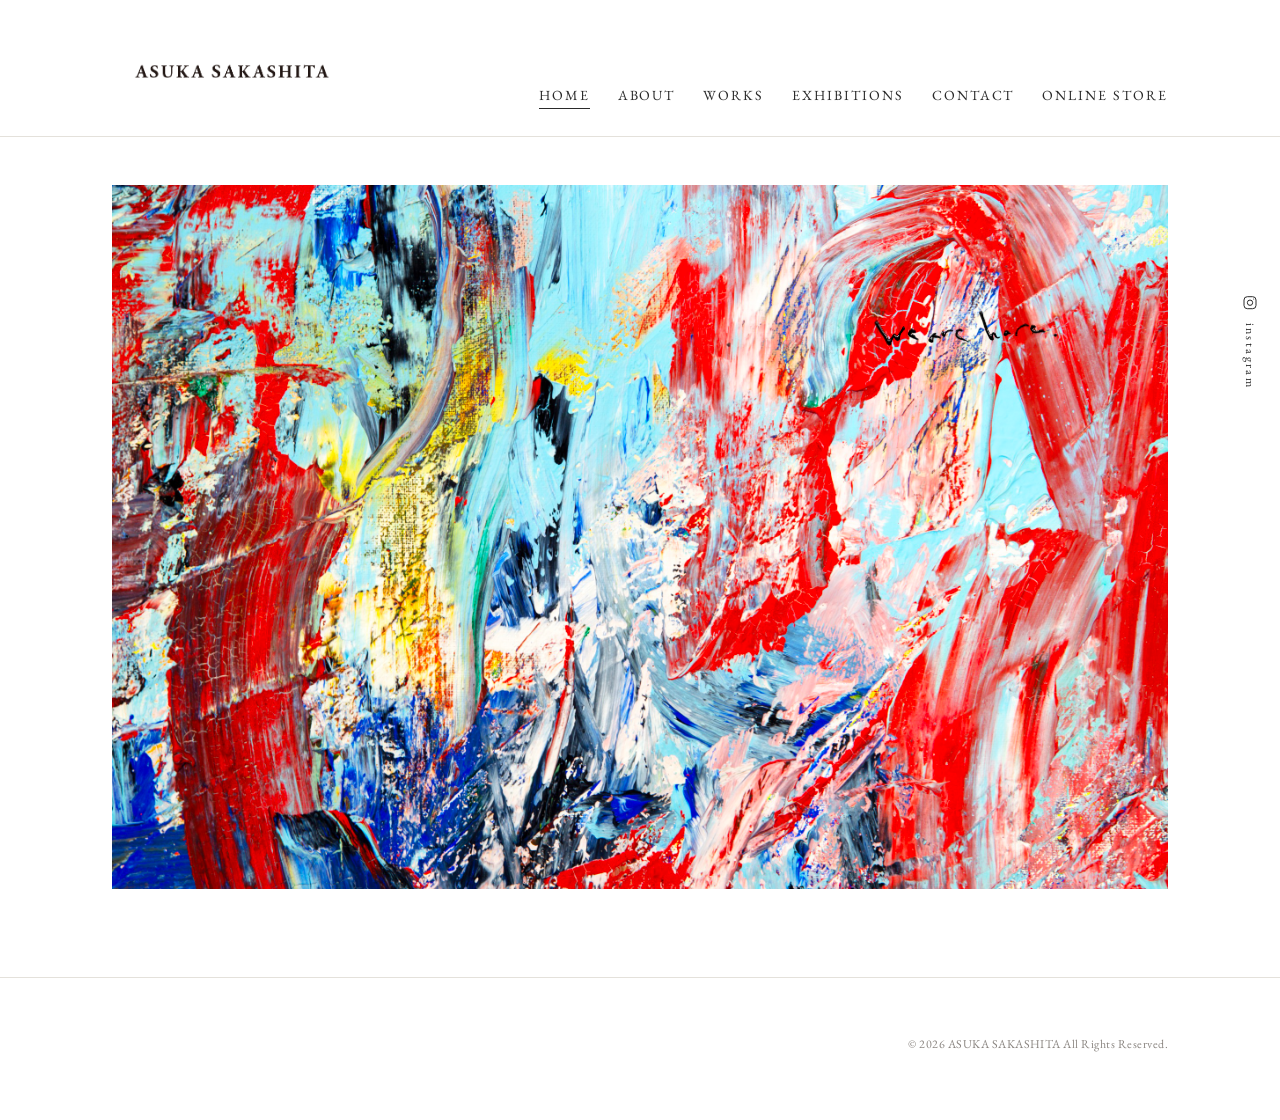
<file: index.html>
<!doctype html>
<html lang="ja">
<head>
<meta charset="utf-8">
<meta name="viewport" content="width=device-width, initial-scale=1">
<title>ASUKA SAKASHITA</title>
<link rel="stylesheet" href="style.css">
</head>
<body>

<header class="site-header">
  <div class="wrap">
    <a href="index.html" class="logo"><img src="images/logo/logo.png" alt="Asuka Sakashita"></a>
    <button class="nav-toggle" aria-label="メニューを開く" aria-expanded="false">
      <span></span><span></span><span></span>
    </button>
    <nav class="main-nav">
      <ul>
        <li><a href="index.html" class="active">Home</a></li>
        <li><a href="about.html">About</a></li>
        <li><a href="works.html">Works</a></li>
        <li><a href="exhibitions.html">Exhibitions</a></li>
        <li><a href="contact.html">Contact</a></li>
        <li><a href="https://asukastore.theshop.jp/" target="_blank" rel="noopener">Online Store</a></li>
      </ul>
    </nav>
  </div>
</header>
<a class="fixed-instagram" href="https://www.instagram.com/asukasakashita_art/" target="_blank" rel="noopener"><svg viewBox="0 0 24 24" fill="none" stroke="currentColor" stroke-width="1.5"><rect x="3" y="3" width="18" height="18" rx="5"/><circle cx="12" cy="12" r="4"/><circle cx="17.5" cy="6.5" r="0.8" fill="currentColor" stroke="none"/></svg><span>instagram</span></a>

<section class="hero">
  <div class="wrap hero-media">
    <img class="hero-image" src="images/home/hero.jpg" alt="">
    <img class="hero-handwriting" src="images/home/handwriting.png" alt="We are here.">
  </div>
</section>

<footer class="site-footer">
  <div class="wrap">
    <span>&copy; 2026 ASUKA SAKASHITA All Rights Reserved.</span>
  </div>
</footer>

<script src="nav.js" defer></script>
</body>
</html>
</file>
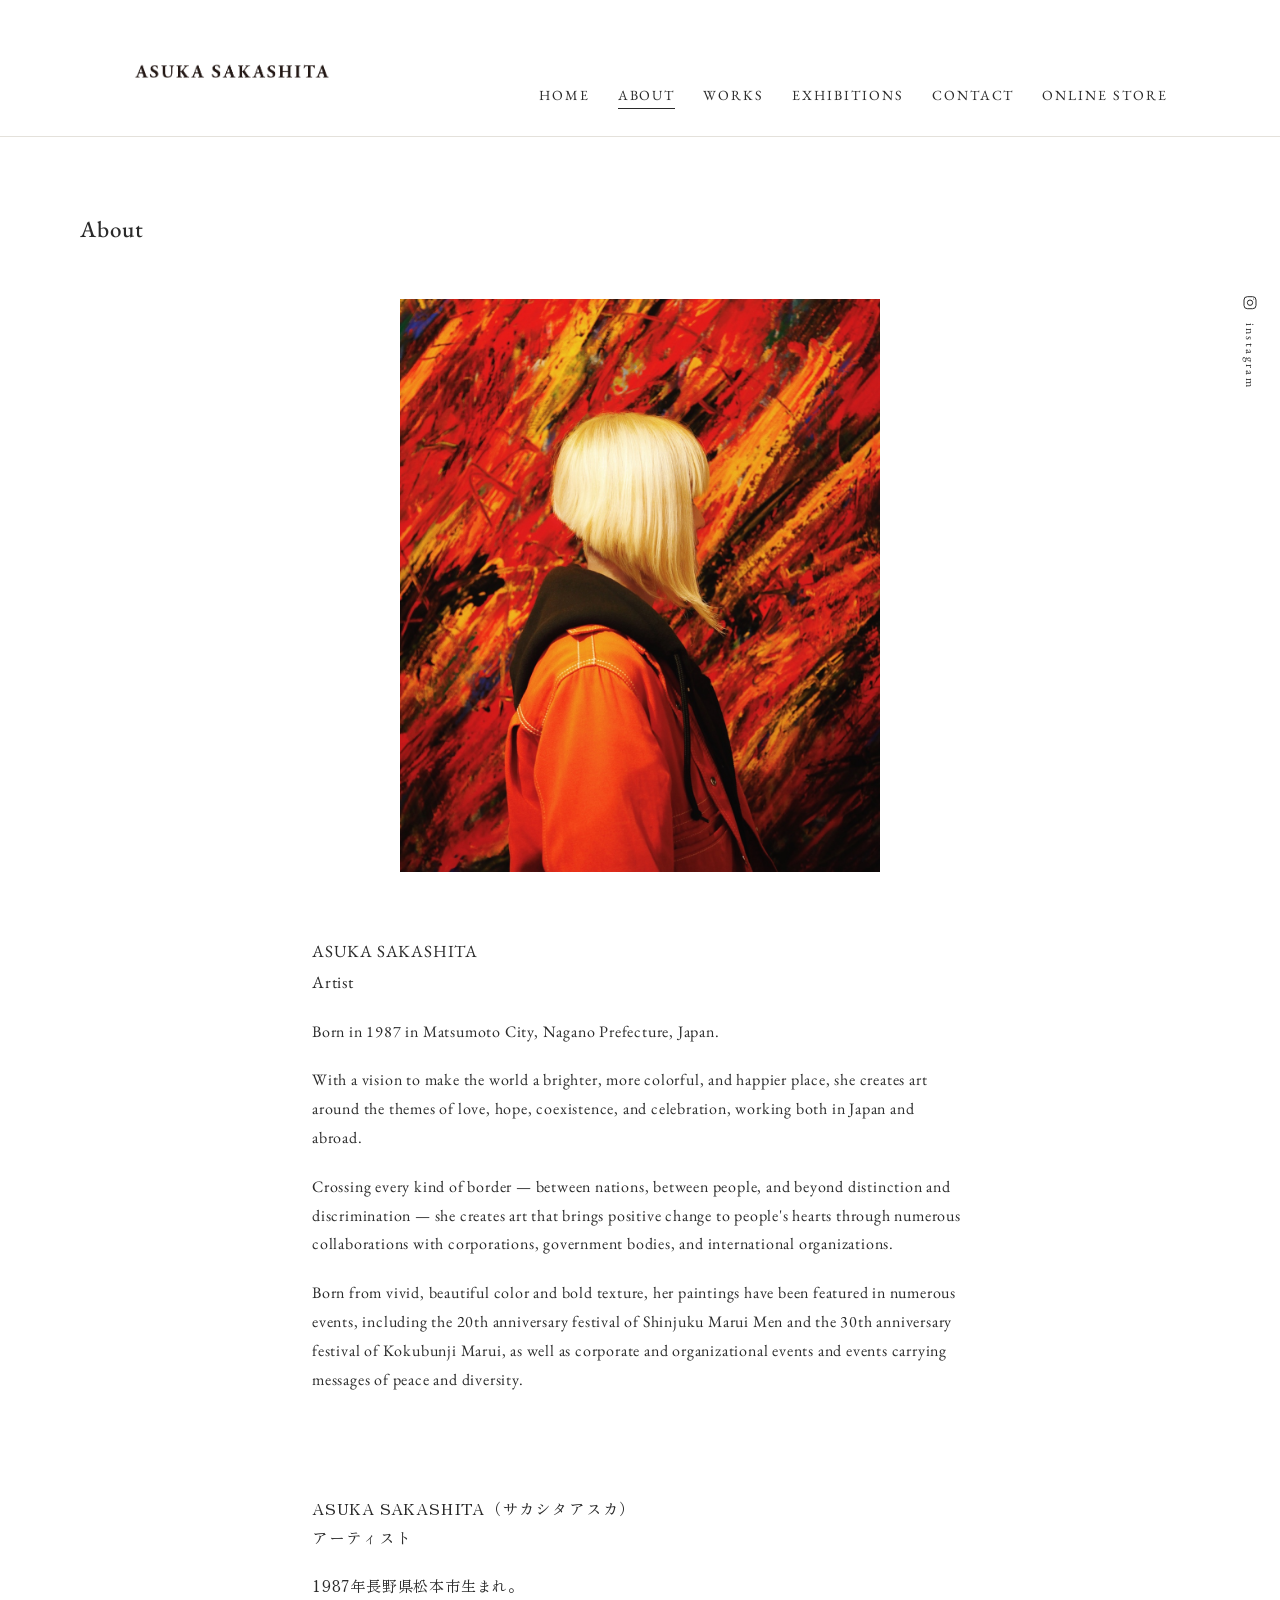
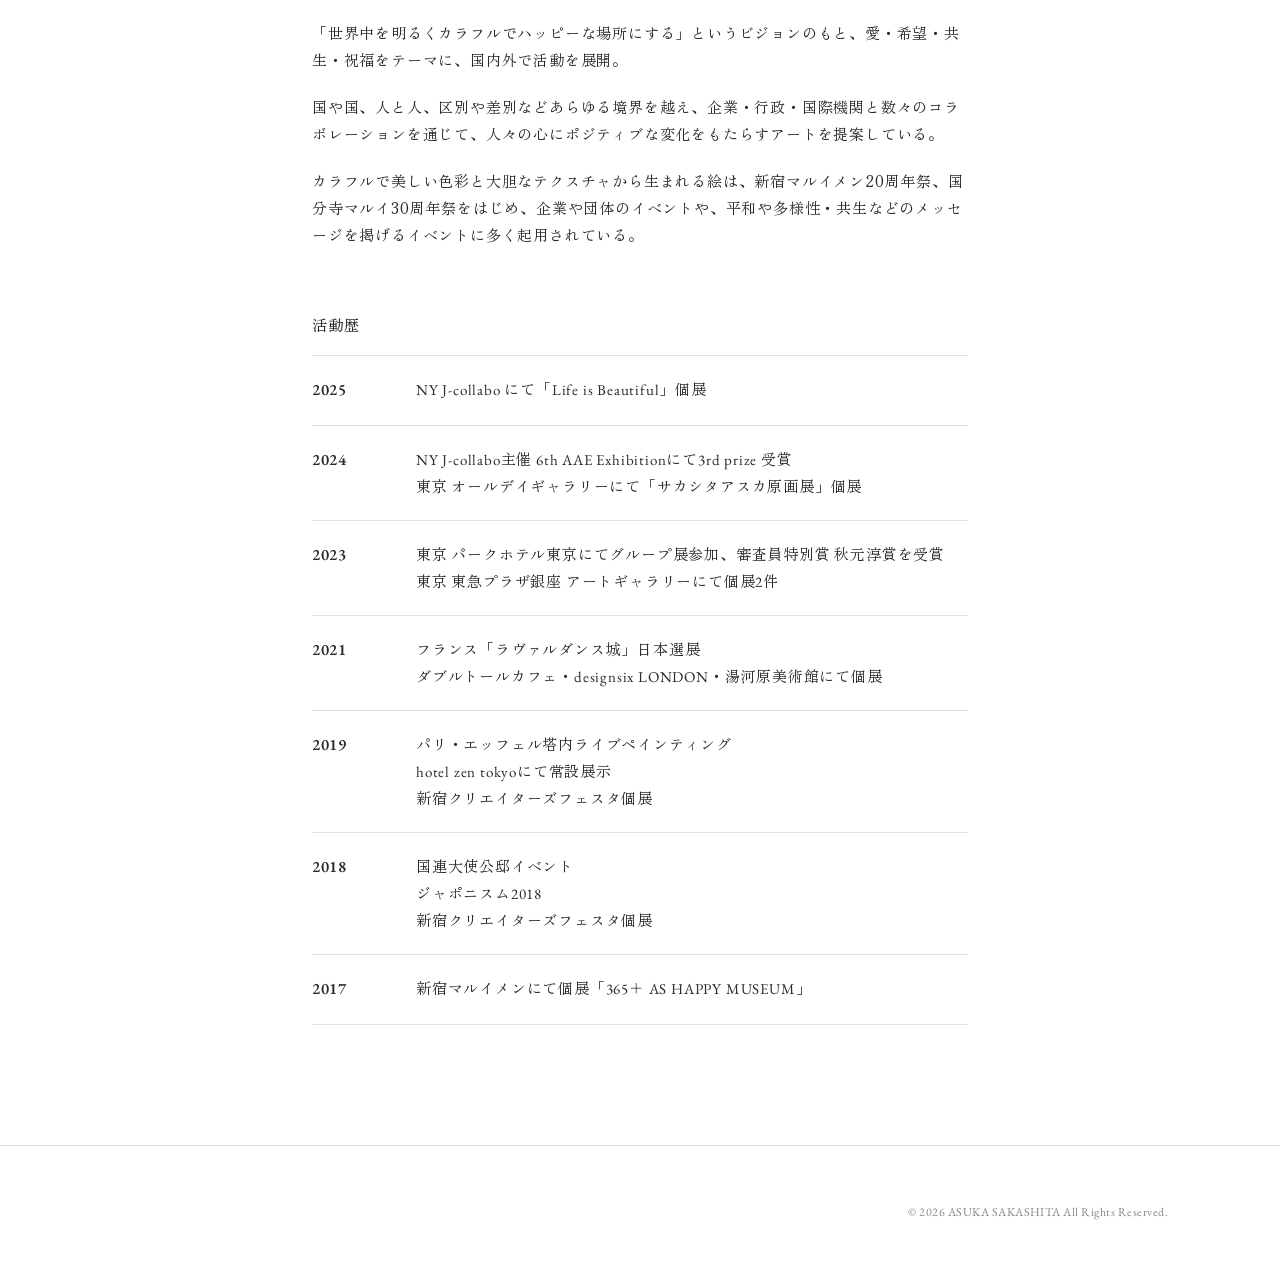
<file: about.html>
<!doctype html>
<html lang="ja">
<head>
<meta charset="utf-8">
<meta name="viewport" content="width=device-width, initial-scale=1">
<title>About — ASUKA SAKASHITA</title>
<link rel="stylesheet" href="style.css">
</head>
<body>

<header class="site-header">
  <div class="wrap">
    <a href="index.html" class="logo"><img src="images/logo/logo.png" alt="Asuka Sakashita"></a>
    <button class="nav-toggle" aria-label="メニューを開く" aria-expanded="false">
      <span></span><span></span><span></span>
    </button>
    <nav class="main-nav">
      <ul>
        <li><a href="index.html">Home</a></li>
        <li><a href="about.html" class="active">About</a></li>
        <li><a href="works.html">Works</a></li>
        <li><a href="exhibitions.html">Exhibitions</a></li>
        <li><a href="contact.html">Contact</a></li>
        <li><a href="https://asukastore.theshop.jp/" target="_blank" rel="noopener">Online Store</a></li>
      </ul>
    </nav>
  </div>
</header>
<a class="fixed-instagram" href="https://www.instagram.com/asukasakashita_art/" target="_blank" rel="noopener"><svg viewBox="0 0 24 24" fill="none" stroke="currentColor" stroke-width="1.5"><rect x="3" y="3" width="18" height="18" rx="5"/><circle cx="12" cy="12" r="4"/><circle cx="17.5" cy="6.5" r="0.8" fill="currentColor" stroke="none"/></svg><span>instagram</span></a>

<div class="wrap page-head">
  <h1 class="section-title">About</h1>
</div>

<div class="wrap text-page">
  <div class="profile-photo">
    <img src="images/profile/profile.jpg" alt="Asuka Sakashita">
  </div>

  <div class="detail-text en">
    <p class="lede">ASUKA SAKASHITA<br>Artist</p>
    <p>Born in 1987 in Matsumoto City, Nagano Prefecture, Japan.</p>
    <p>With a vision to make the world a brighter, more colorful, and happier place, she creates art around the themes of love, hope, coexistence, and celebration, working both in Japan and abroad.</p>
    <p>Crossing every kind of border — between nations, between people, and beyond distinction and discrimination — she creates art that brings positive change to people's hearts through numerous collaborations with corporations, government bodies, and international organizations.</p>
    <p>Born from vivid, beautiful color and bold texture, her paintings have been featured in numerous events, including the 20th anniversary festival of Shinjuku Marui Men and the 30th anniversary festival of Kokubunji Marui, as well as corporate and organizational events and events carrying messages of peace and diversity.</p>
  </div>

  <div class="detail-text jp">
    <p class="lede">ASUKA SAKASHITA（サカシタアスカ）<br>アーティスト</p>
    <p>1987年長野県松本市生まれ。</p>
    <p>「世界中を明るくカラフルでハッピーな場所にする」というビジョンのもと、愛・希望・共生・祝福をテーマに、国内外で活動を展開。</p>
    <p>国や国、人と人、区別や差別などあらゆる境界を越え、企業・行政・国際機関と数々のコラボレーションを通じて、人々の心にポジティブな変化をもたらすアートを提案している。</p>
    <p>カラフルで美しい色彩と大胆なテクスチャから生まれる絵は、新宿マルイメン20周年祭、国分寺マルイ30周年祭をはじめ、企業や団体のイベントや、平和や多様性・共生などのメッセージを掲げるイベントに多く起用されている。</p>
  </div>

  <h2>活動歴</h2>
  <div class="timeline">
    <div class="timeline-item">
      <span class="timeline-year">2025</span>
      <p>NY J-collabo にて「Life is Beautiful」個展</p>
    </div>
    <div class="timeline-item">
      <span class="timeline-year">2024</span>
      <p>NY J-collabo主催 6th AAE Exhibitionにて3rd prize 受賞<br>東京 オールデイギャラリーにて「サカシタアスカ原画展」個展</p>
    </div>
    <div class="timeline-item">
      <span class="timeline-year">2023</span>
      <p>東京 パークホテル東京にてグループ展参加、審査員特別賞 秋元淳賞を受賞<br>東京 東急プラザ銀座 アートギャラリーにて個展2件</p>
    </div>
    <div class="timeline-item">
      <span class="timeline-year">2021</span>
      <p>フランス「ラヴァルダンス城」日本選展<br>ダブルトールカフェ・designsix LONDON・湯河原美術館にて個展</p>
    </div>
    <div class="timeline-item">
      <span class="timeline-year">2019</span>
      <p>パリ・エッフェル塔内ライブペインティング<br>hotel zen tokyoにて常設展示<br>新宿クリエイターズフェスタ個展</p>
    </div>
    <div class="timeline-item">
      <span class="timeline-year">2018</span>
      <p>国連大使公邸イベント<br>ジャポニスム2018<br>新宿クリエイターズフェスタ個展</p>
    </div>
    <div class="timeline-item">
      <span class="timeline-year">2017</span>
      <p>新宿マルイメンにて個展「365＋ AS HAPPY MUSEUM」</p>
    </div>
  </div>
</div>

<footer class="site-footer">
  <div class="wrap">
    <span>&copy; 2026 ASUKA SAKASHITA All Rights Reserved.</span>
  </div>
</footer>

<script src="nav.js" defer></script>
</body>
</html>
</file>
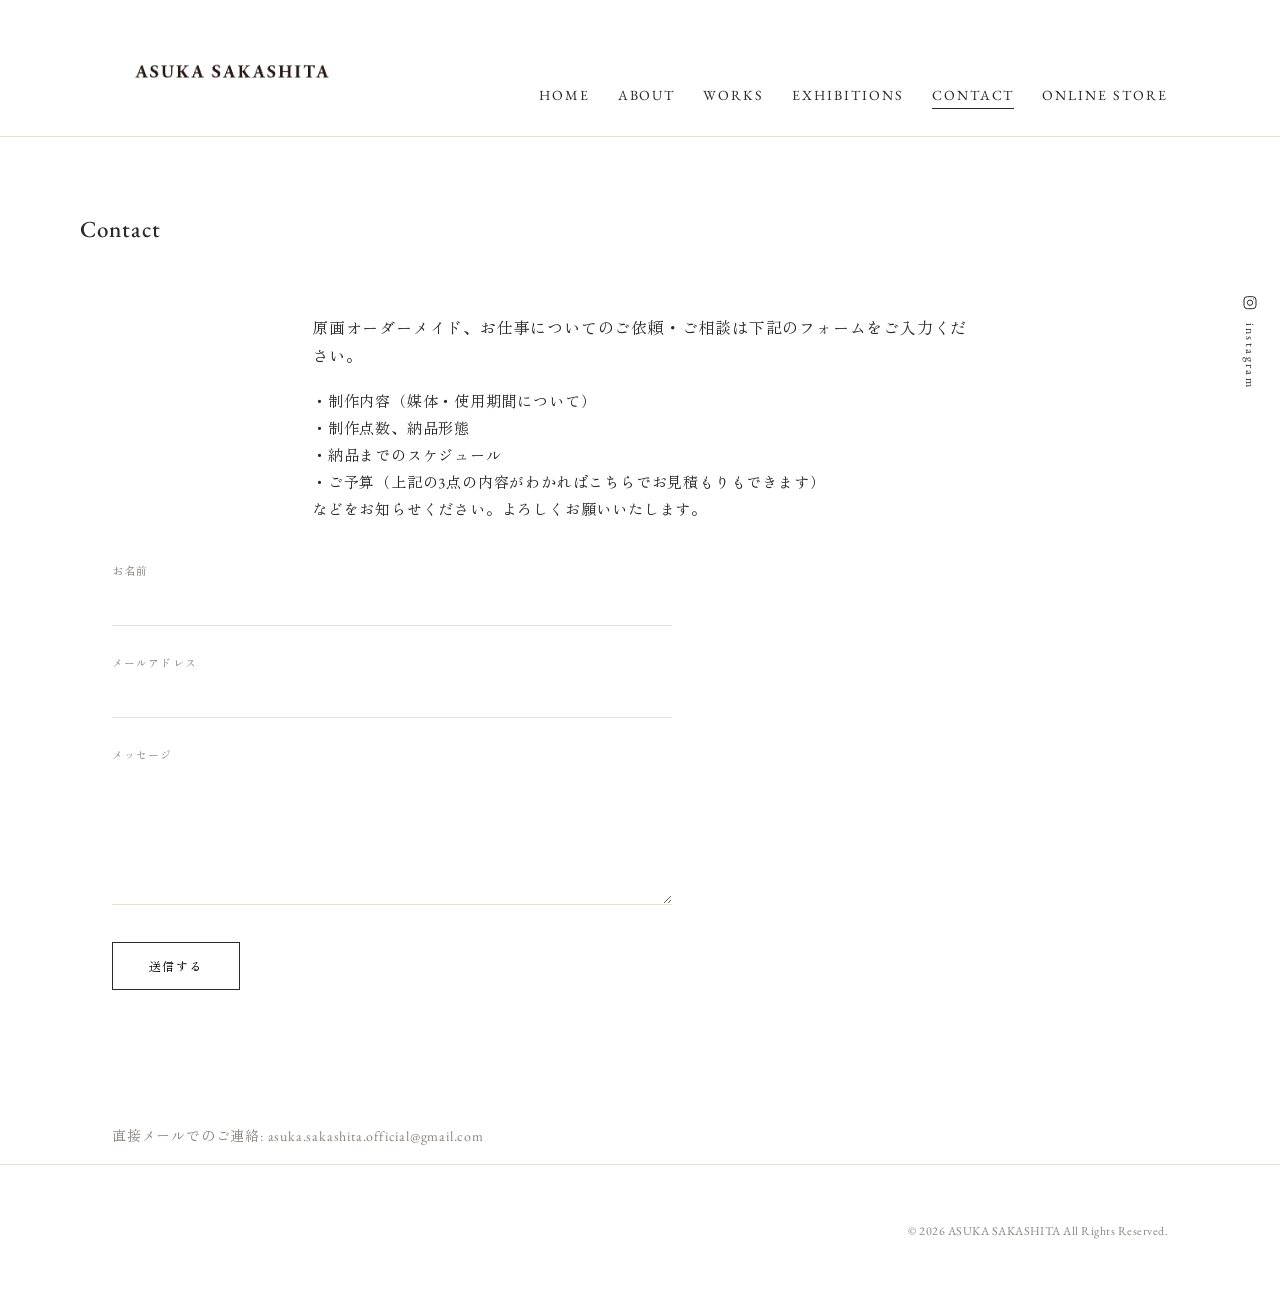
<file: contact.html>
<!doctype html>
<html lang="ja">
<head>
<meta charset="utf-8">
<meta name="viewport" content="width=device-width, initial-scale=1">
<title>Contact — ASUKA SAKASHITA</title>
<link rel="stylesheet" href="style.css">
</head>
<body>

<header class="site-header">
  <div class="wrap">
    <a href="index.html" class="logo"><img src="images/logo/logo.png" alt="Asuka Sakashita"></a>
    <button class="nav-toggle" aria-label="メニューを開く" aria-expanded="false">
      <span></span><span></span><span></span>
    </button>
    <nav class="main-nav">
      <ul>
        <li><a href="index.html">Home</a></li>
        <li><a href="about.html">About</a></li>
        <li><a href="works.html">Works</a></li>
        <li><a href="exhibitions.html">Exhibitions</a></li>
        <li><a href="contact.html" class="active">Contact</a></li>
        <li><a href="https://asukastore.theshop.jp/" target="_blank" rel="noopener">Online Store</a></li>
      </ul>
    </nav>
  </div>
</header>
<a class="fixed-instagram" href="https://www.instagram.com/asukasakashita_art/" target="_blank" rel="noopener"><svg viewBox="0 0 24 24" fill="none" stroke="currentColor" stroke-width="1.5"><rect x="3" y="3" width="18" height="18" rx="5"/><circle cx="12" cy="12" r="4"/><circle cx="17.5" cy="6.5" r="0.8" fill="currentColor" stroke="none"/></svg><span>instagram</span></a>

<div class="wrap page-head">
  <h1 class="section-title">Contact</h1>
</div>

<div class="wrap text-page" style="padding-bottom:24px;">
  <p class="lede" style="font-size:16px;">
    原画オーダーメイド、お仕事についてのご依頼・ご相談は下記のフォームをご入力ください。
  </p>
  <p style="font-size:15px;">
    ・制作内容（媒体・使用期間について）<br>
    ・制作点数、納品形態<br>
    ・納品までのスケジュール<br>
    ・ご予算（上記の3点の内容がわかればこちらでお見積もりもできます）<br>
    などをお知らせください。よろしくお願いいたします。
  </p>
</div>

<div class="wrap">
  <form class="contact-form" name="contact" method="POST" data-netlify="true">
    <input type="hidden" name="form-name" value="contact">

    <div class="field">
      <label for="name">お名前</label>
      <input type="text" id="name" name="name" required>
    </div>

    <div class="field">
      <label for="email">メールアドレス</label>
      <input type="email" id="email" name="email" required>
    </div>

    <div class="field">
      <label for="message">メッセージ</label>
      <textarea id="message" name="message" rows="6" required></textarea>
    </div>

    <button type="submit" class="submit-btn">送信する</button>
  </form>

  <p style="color:var(--muted);font-size:14px;">
    直接メールでのご連絡: <a href="mailto:asuka.sakashita.official@gmail.com">asuka.sakashita.official@gmail.com</a>
  </p>
</div>

<footer class="site-footer">
  <div class="wrap">
    <span>&copy; 2026 ASUKA SAKASHITA All Rights Reserved.</span>
  </div>
</footer>

<script src="nav.js" defer></script>
</body>
</html>
</file>
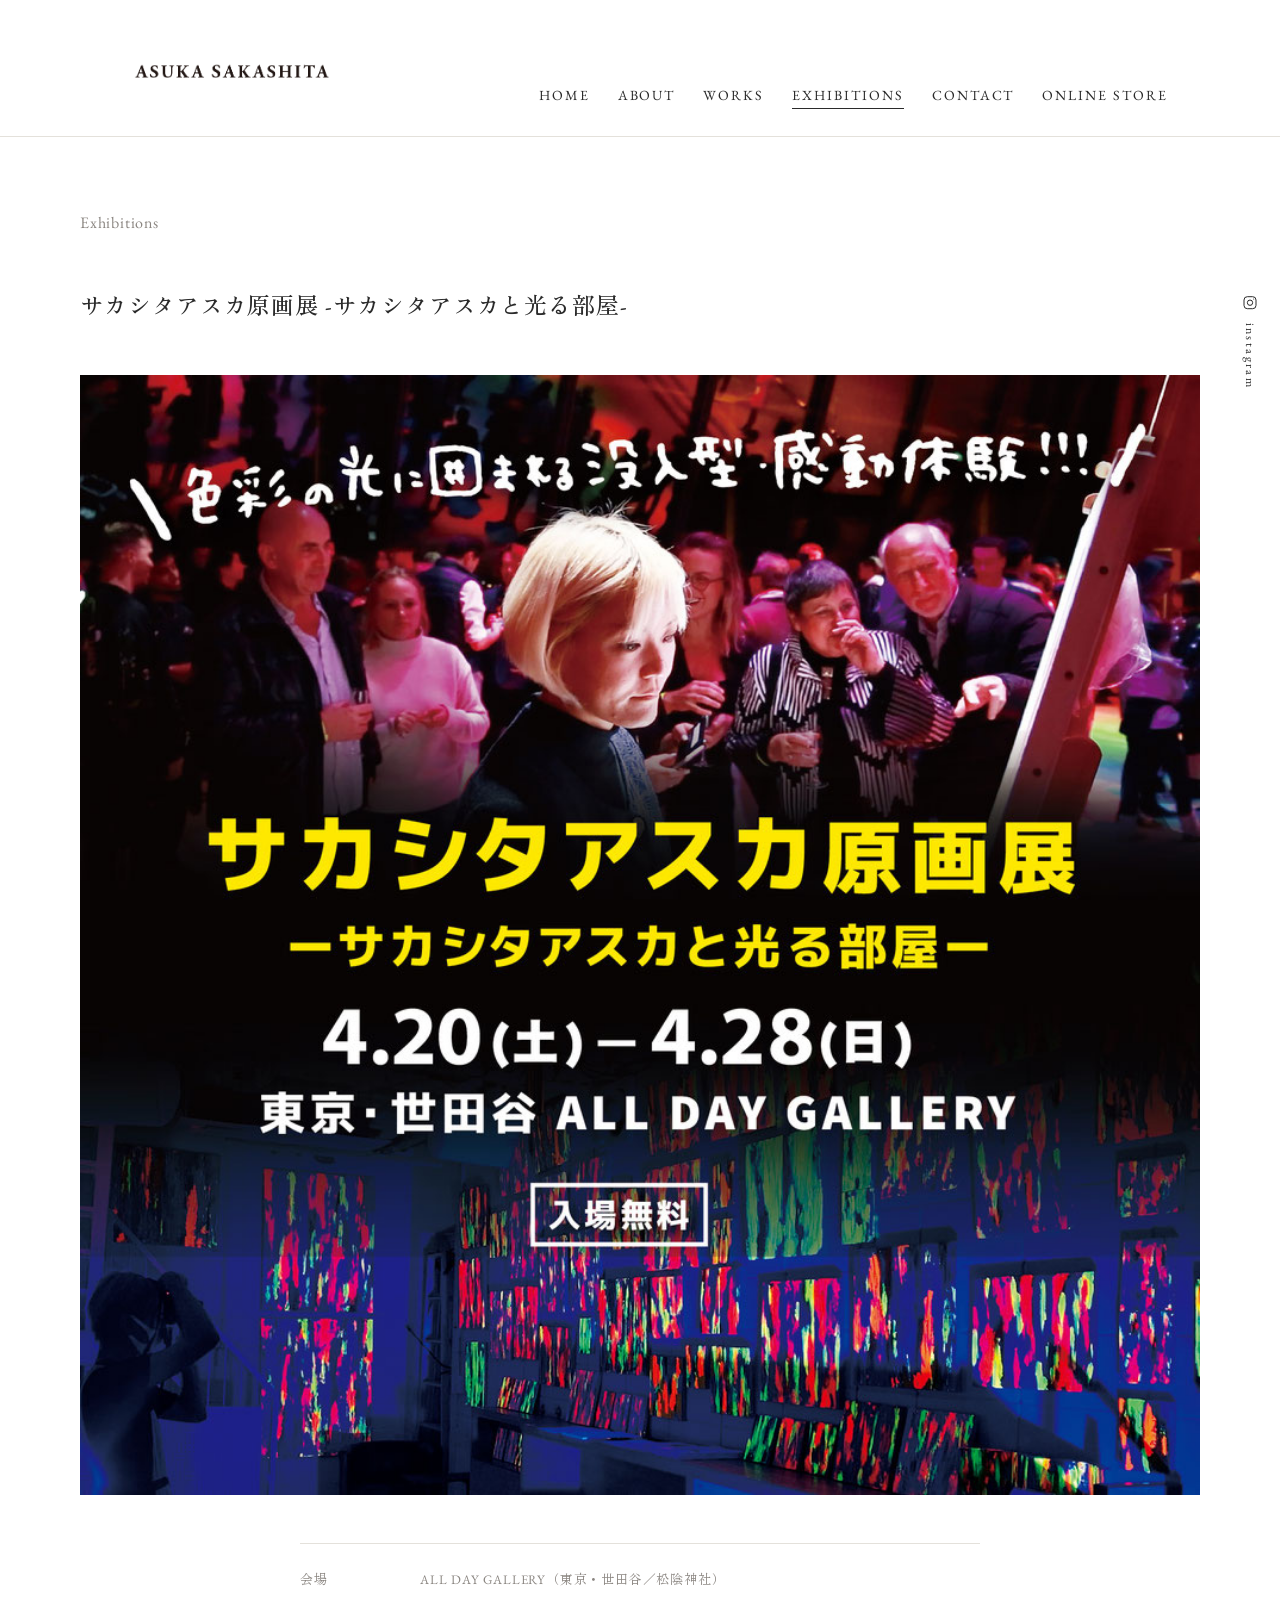
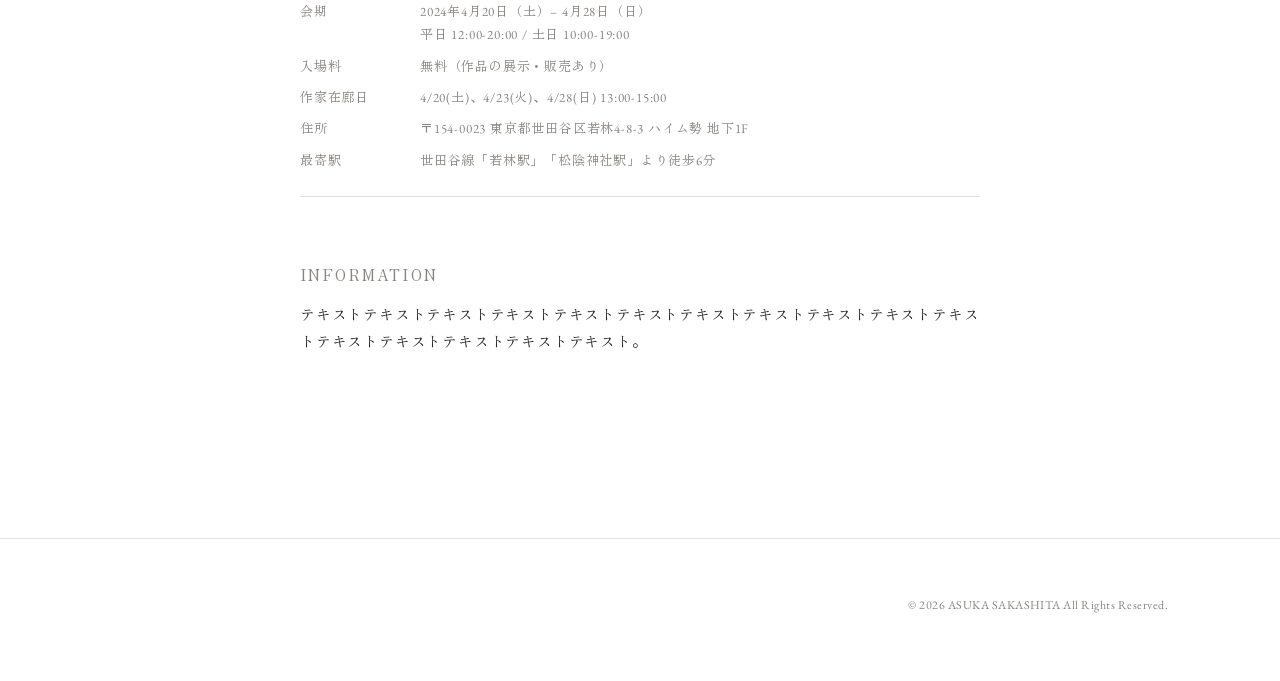
<file: exhibitions-2024-alldaygallery.html>
<!doctype html>
<html lang="ja">
<head>
<meta charset="utf-8">
<meta name="viewport" content="width=device-width, initial-scale=1">
<title>サカシタアスカ原画展 — ASUKA SAKASHITA</title>
<link rel="stylesheet" href="style.css">
</head>
<body>

<header class="site-header">
  <div class="wrap">
    <a href="index.html" class="logo"><img src="images/logo/logo.png" alt="Asuka Sakashita"></a>
    <button class="nav-toggle" aria-label="メニューを開く" aria-expanded="false">
      <span></span><span></span><span></span>
    </button>
    <nav class="main-nav">
      <ul>
        <li><a href="index.html">Home</a></li>
        <li><a href="about.html">About</a></li>
        <li><a href="works.html">Works</a></li>
        <li><a href="exhibitions.html" class="active">Exhibitions</a></li>
        <li><a href="contact.html">Contact</a></li>
        <li><a href="https://asukastore.theshop.jp/" target="_blank" rel="noopener">Online Store</a></li>
      </ul>
    </nav>
  </div>
</header>
<a class="fixed-instagram" href="https://www.instagram.com/asukasakashita_art/" target="_blank" rel="noopener"><svg viewBox="0 0 24 24" fill="none" stroke="currentColor" stroke-width="1.5"><rect x="3" y="3" width="18" height="18" rx="5"/><circle cx="12" cy="12" r="4"/><circle cx="17.5" cy="6.5" r="0.8" fill="currentColor" stroke="none"/></svg><span>instagram</span></a>

<div class="wrap page-head">
  <p class="section-lede" style="margin-bottom:0;"><a href="exhibitions.html">Exhibitions</a></p>
</div>

<div class="wrap detail">

  <h1 class="detail-title">サカシタアスカ原画展 -サカシタアスカと光る部屋-</h1>

  <div class="detail-image">
    <img src="images/exhibitions/2024_alldaygallery.jpg" alt="サカシタアスカ原画展">
  </div>

  <div class="detail-meta">
    <span>会場</span><span>ALL DAY GALLERY（東京・世田谷／松陰神社）</span>
    <span>会期</span><span>2024年4月20日（土）– 4月28日（日）<br>平日 12:00-20:00 / 土日 10:00-19:00</span>
    <span>入場料</span><span>無料（作品の展示・販売あり）</span>
    <span>作家在廊日</span><span>4/20(土)、4/23(火)、4/28(日) 13:00-15:00</span>
    <span>住所</span><span>〒154-0023 東京都世田谷区若林4-8-3 ハイム勢 地下1F</span>
    <span>最寄駅</span><span>世田谷線「若林駅」「松陰神社駅」より徒歩6分</span>
  </div>

  <div class="detail-text jp">
    <p class="lang-label">Information</p>
    <p>テキストテキストテキストテキストテキストテキストテキストテキストテキストテキストテキストテキストテキストテキストテキストテキスト。</p>
  </div>

</div>

<footer class="site-footer">
  <div class="wrap">
    <span>&copy; 2026 ASUKA SAKASHITA All Rights Reserved.</span>
  </div>
</footer>

<script src="nav.js" defer></script>
</body>
</html>
</file>
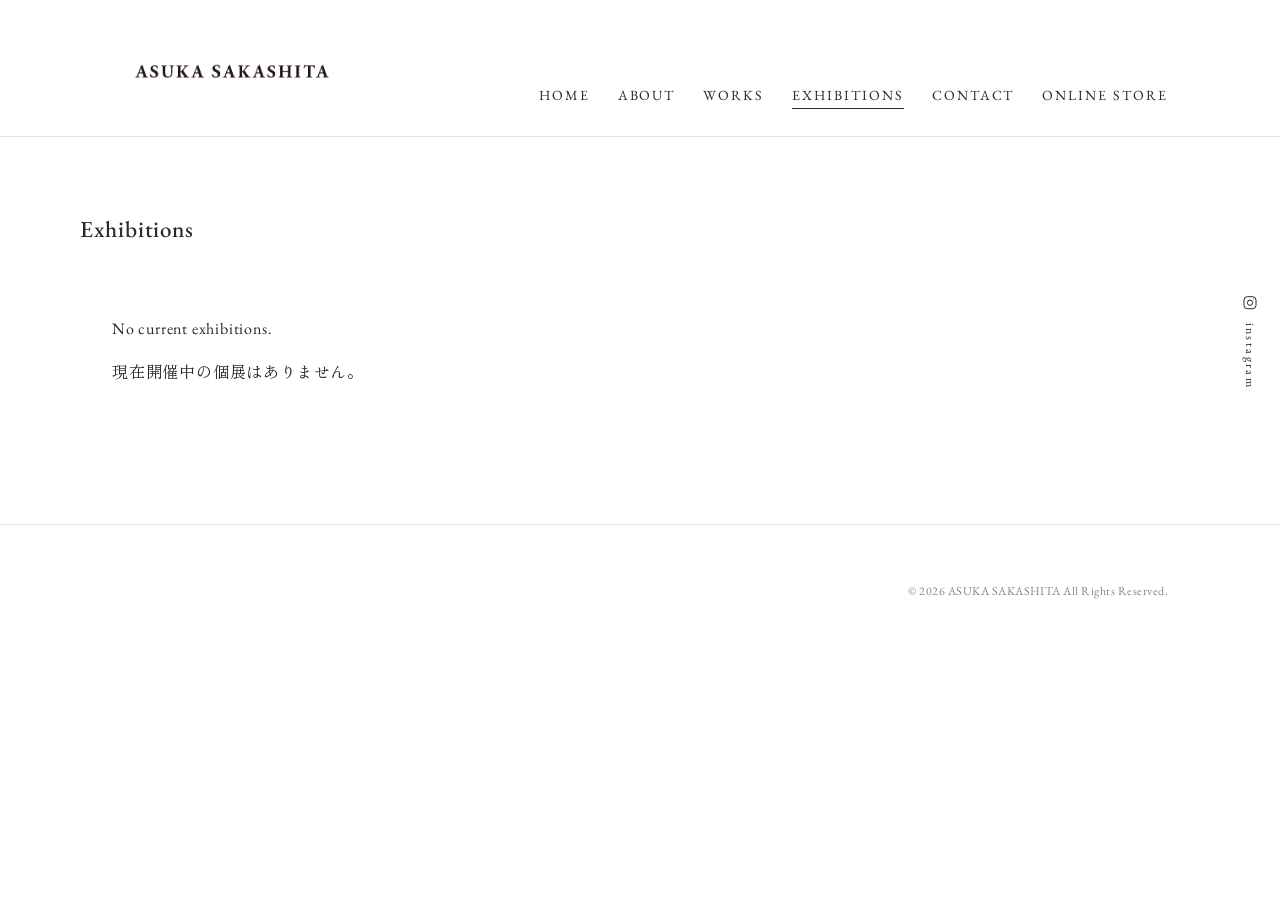
<file: exhibitions.html>
<!doctype html>
<html lang="ja">
<head>
<meta charset="utf-8">
<meta name="viewport" content="width=device-width, initial-scale=1">
<title>Exhibitions — ASUKA SAKASHITA</title>
<link rel="stylesheet" href="style.css">
</head>
<body>

<header class="site-header">
  <div class="wrap">
    <a href="index.html" class="logo"><img src="images/logo/logo.png" alt="Asuka Sakashita"></a>
    <button class="nav-toggle" aria-label="メニューを開く" aria-expanded="false">
      <span></span><span></span><span></span>
    </button>
    <nav class="main-nav">
      <ul>
        <li><a href="index.html">Home</a></li>
        <li><a href="about.html">About</a></li>
        <li><a href="works.html">Works</a></li>
        <li><a href="exhibitions.html" class="active">Exhibitions</a></li>
        <li><a href="contact.html">Contact</a></li>
        <li><a href="https://asukastore.theshop.jp/" target="_blank" rel="noopener">Online Store</a></li>
      </ul>
    </nav>
  </div>
</header>
<a class="fixed-instagram" href="https://www.instagram.com/asukasakashita_art/" target="_blank" rel="noopener"><svg viewBox="0 0 24 24" fill="none" stroke="currentColor" stroke-width="1.5"><rect x="3" y="3" width="18" height="18" rx="5"/><circle cx="12" cy="12" r="4"/><circle cx="17.5" cy="6.5" r="0.8" fill="currentColor" stroke="none"/></svg><span>instagram</span></a>

<div class="wrap page-head">
  <h1 class="section-title">Exhibitions</h1>
</div>

<div class="wrap" style="padding-bottom:120px;">
  <p>No current exhibitions.</p>
  <p>現在開催中の個展はありません。</p>
</div>

<footer class="site-footer">
  <div class="wrap">
    <span>&copy; 2026 ASUKA SAKASHITA All Rights Reserved.</span>
  </div>
</footer>

<script src="nav.js" defer></script>
</body>
</html>
</file>
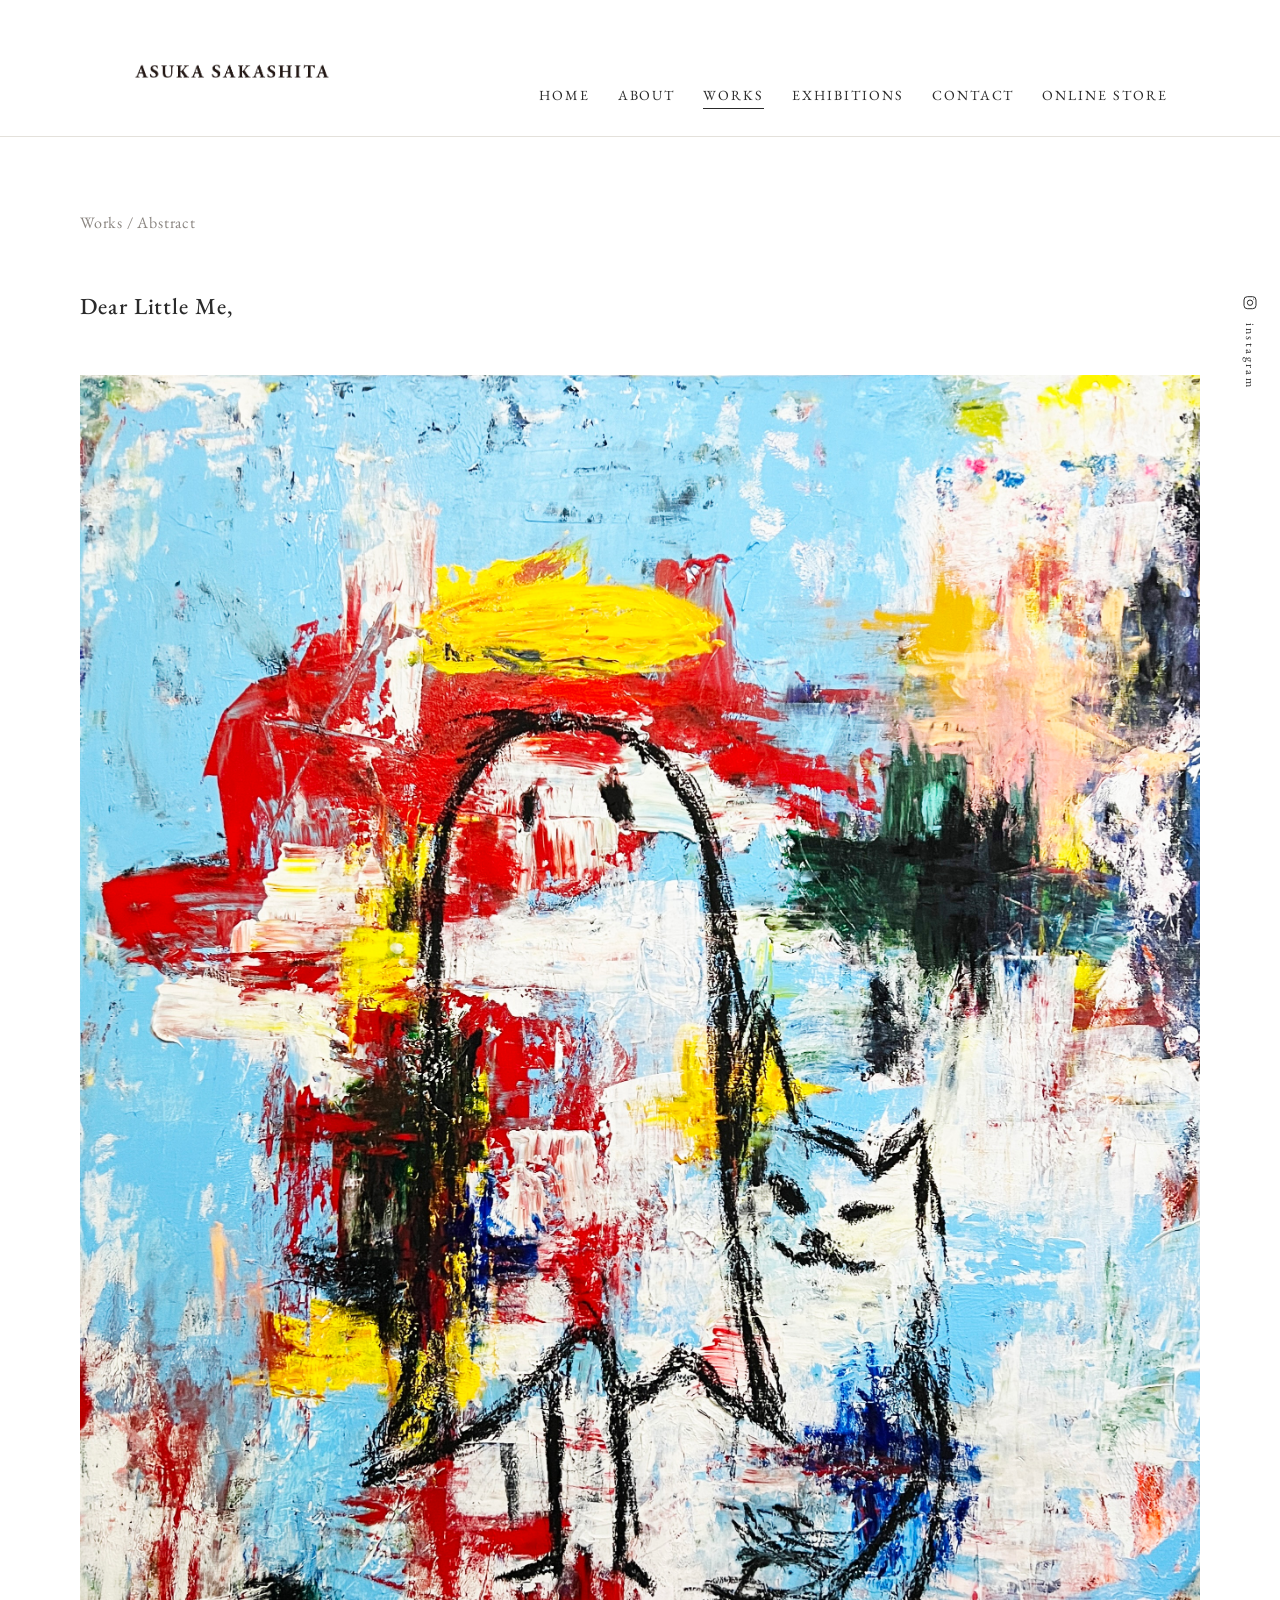
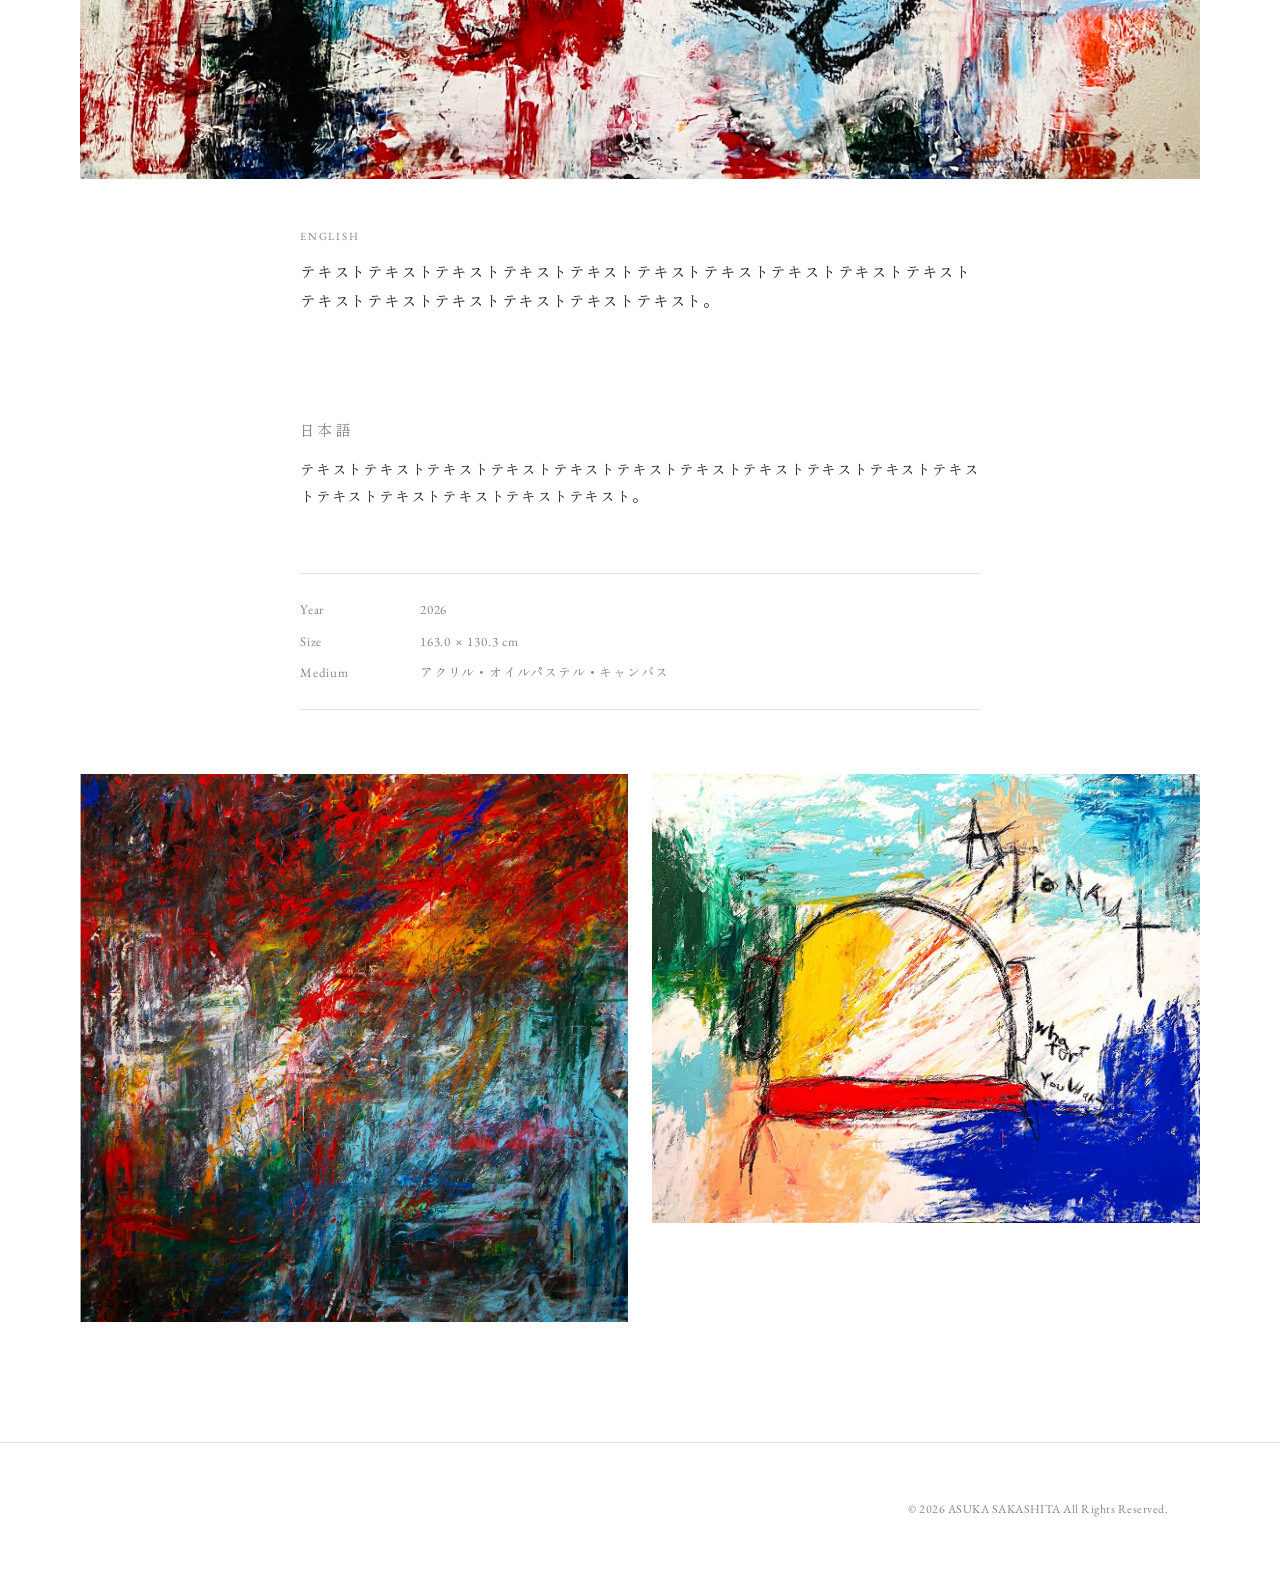
<file: works-abstract-001.html>
<!doctype html>
<html lang="ja">
<head>
<meta charset="utf-8">
<meta name="viewport" content="width=device-width, initial-scale=1">
<title>Dear Little Me, — ASUKA SAKASHITA</title>
<link rel="stylesheet" href="style.css">
</head>
<body>

<header class="site-header">
  <div class="wrap">
    <a href="index.html" class="logo"><img src="images/logo/logo.png" alt="Asuka Sakashita"></a>
    <button class="nav-toggle" aria-label="メニューを開く" aria-expanded="false">
      <span></span><span></span><span></span>
    </button>
    <nav class="main-nav">
      <ul>
        <li><a href="index.html">Home</a></li>
        <li><a href="about.html">About</a></li>
        <li><a href="works.html" class="active">Works</a></li>
        <li><a href="exhibitions.html">Exhibitions</a></li>
        <li><a href="contact.html">Contact</a></li>
        <li><a href="https://asukastore.theshop.jp/" target="_blank" rel="noopener">Online Store</a></li>
      </ul>
    </nav>
  </div>
</header>
<a class="fixed-instagram" href="https://www.instagram.com/asukasakashita_art/" target="_blank" rel="noopener"><svg viewBox="0 0 24 24" fill="none" stroke="currentColor" stroke-width="1.5"><rect x="3" y="3" width="18" height="18" rx="5"/><circle cx="12" cy="12" r="4"/><circle cx="17.5" cy="6.5" r="0.8" fill="currentColor" stroke="none"/></svg><span>instagram</span></a>

<div class="wrap page-head">
  <p class="section-lede" style="margin-bottom:0;"><a href="works.html">Works</a> / <a href="works-abstract.html">Abstract</a></p>
</div>

<div class="wrap detail">

  <h1 class="detail-title">Dear Little Me,</h1>

  <div class="detail-image">
    <img src="images/works/abstract/001_dear-little-me.jpg" alt="Dear Little Me,">
  </div>

  <div class="detail-text en">
    <p class="lang-label">English</p>
    <p>テキストテキストテキストテキストテキストテキストテキストテキストテキストテキストテキストテキストテキストテキストテキストテキスト。</p>
  </div>

  <div class="detail-text jp">
    <p class="lang-label">日本語</p>
    <p>テキストテキストテキストテキストテキストテキストテキストテキストテキストテキストテキストテキストテキストテキストテキストテキスト。</p>
  </div>

  <div class="detail-meta">
    <span>Year</span><span>2026</span>
    <span>Size</span><span>163.0 × 130.3 cm</span>
    <span>Medium</span><span>アクリル・オイルパステル・キャンバス</span>
  </div>

  <div class="other-photos">
    <img src="images/works/abstract/002_title-tbd-4.jpg" alt="他の写真">
    <img src="images/works/abstract/003_astronauts-1.jpg" alt="他の写真">
  </div>

</div>

<footer class="site-footer">
  <div class="wrap">
    <span>&copy; 2026 ASUKA SAKASHITA All Rights Reserved.</span>
  </div>
</footer>

<script src="nav.js" defer></script>
</body>
</html>
</file>
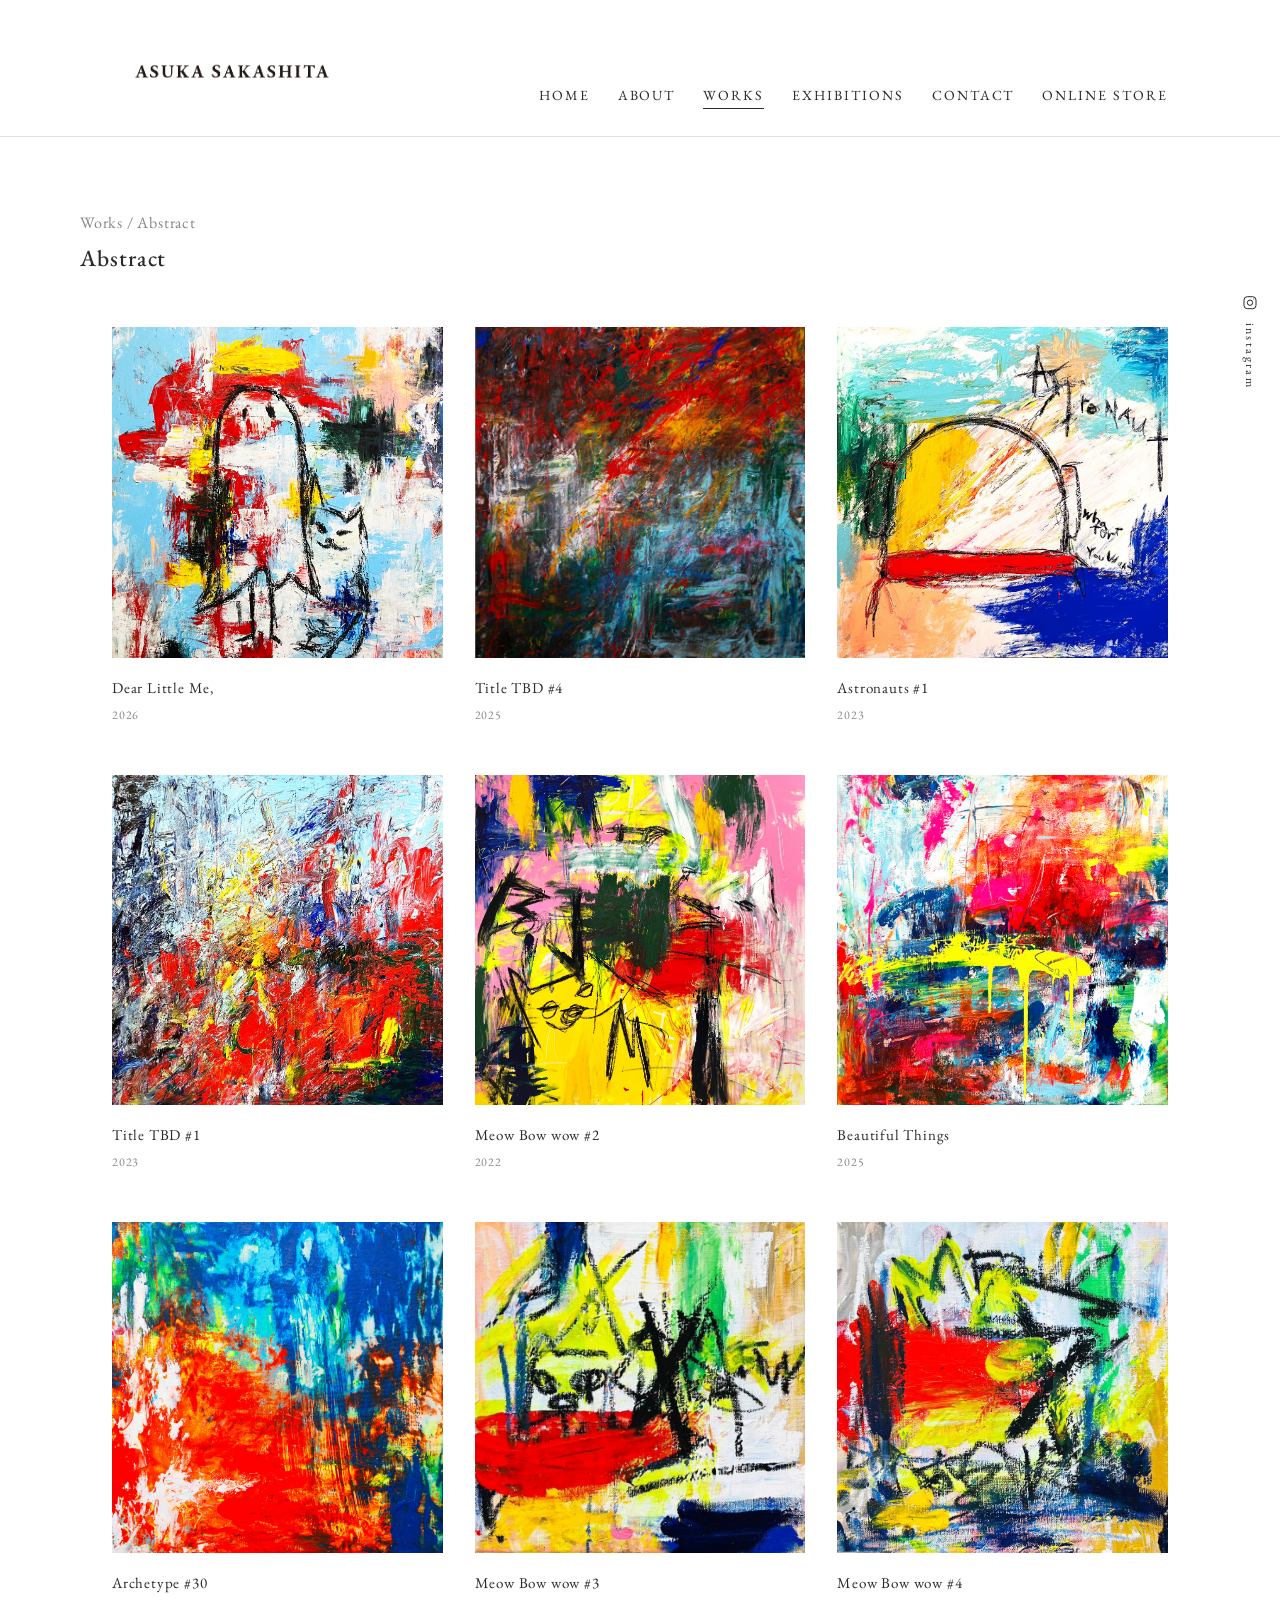
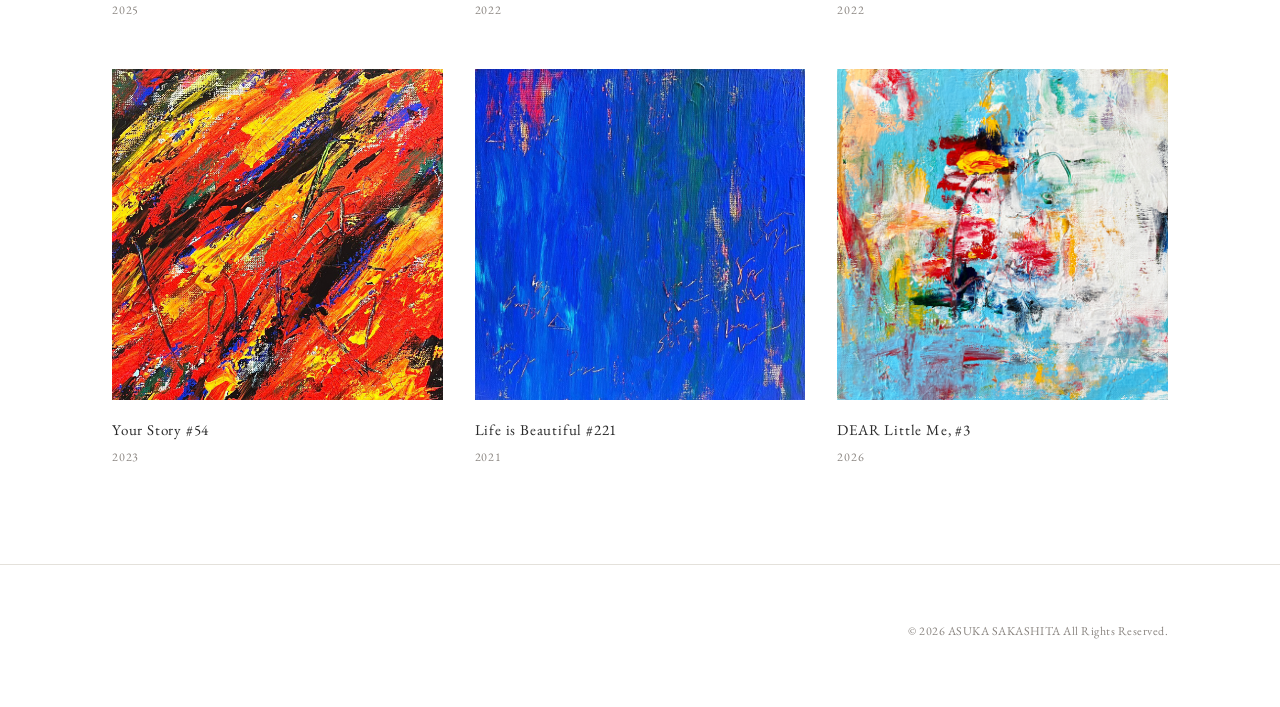
<file: works-abstract.html>
<!doctype html>
<html lang="ja">
<head>
<meta charset="utf-8">
<meta name="viewport" content="width=device-width, initial-scale=1">
<title>Abstract — ASUKA SAKASHITA</title>
<link rel="stylesheet" href="style.css">
</head>
<body>

<header class="site-header">
  <div class="wrap">
    <a href="index.html" class="logo"><img src="images/logo/logo.png" alt="Asuka Sakashita"></a>
    <button class="nav-toggle" aria-label="メニューを開く" aria-expanded="false">
      <span></span><span></span><span></span>
    </button>
    <nav class="main-nav">
      <ul>
        <li><a href="index.html">Home</a></li>
        <li><a href="about.html">About</a></li>
        <li><a href="works.html" class="active">Works</a></li>
        <li><a href="exhibitions.html">Exhibitions</a></li>
        <li><a href="contact.html">Contact</a></li>
        <li><a href="https://asukastore.theshop.jp/" target="_blank" rel="noopener">Online Store</a></li>
      </ul>
    </nav>
  </div>
</header>
<a class="fixed-instagram" href="https://www.instagram.com/asukasakashita_art/" target="_blank" rel="noopener"><svg viewBox="0 0 24 24" fill="none" stroke="currentColor" stroke-width="1.5"><rect x="3" y="3" width="18" height="18" rx="5"/><circle cx="12" cy="12" r="4"/><circle cx="17.5" cy="6.5" r="0.8" fill="currentColor" stroke="none"/></svg><span>instagram</span></a>

<div class="wrap page-head">
  <p class="section-lede" style="margin-bottom:0;"><a href="works.html">Works</a> / Abstract</p>
  <h1 class="section-title">Abstract</h1>
</div>

<div class="wrap gallery-grid">

  <a class="gallery-card" href="works-abstract-001.html">
    <img src="images/works/abstract/001_dear-little-me.jpg" alt="Dear Little Me,">
    <p class="card-title">Dear Little Me,</p>
    <p class="card-meta">2026</p>
  </a>

  <a class="gallery-card" href="works-abstract-001.html">
    <img src="images/works/abstract/002_title-tbd-4.jpg" alt="Title TBD #4">
    <p class="card-title">Title TBD #4</p>
    <p class="card-meta">2025</p>
  </a>

  <a class="gallery-card" href="works-abstract-001.html">
    <img src="images/works/abstract/003_astronauts-1.jpg" alt="Astronauts #1">
    <p class="card-title">Astronauts #1</p>
    <p class="card-meta">2023</p>
  </a>

  <a class="gallery-card" href="works-abstract-001.html">
    <img src="images/works/abstract/004_title-tbd-1.jpg" alt="Title TBD #1">
    <p class="card-title">Title TBD #1</p>
    <p class="card-meta">2023</p>
  </a>

  <a class="gallery-card" href="works-abstract-001.html">
    <img src="images/works/abstract/005_meow-bow-wow-2.jpg" alt="Meow Bow wow #2">
    <p class="card-title">Meow Bow wow #2</p>
    <p class="card-meta">2022</p>
  </a>

  <a class="gallery-card" href="works-abstract-001.html">
    <img src="images/works/abstract/006_beautiful-things.jpg" alt="Beautiful Things">
    <p class="card-title">Beautiful Things</p>
    <p class="card-meta">2025</p>
  </a>

  <a class="gallery-card" href="works-abstract-001.html">
    <img src="images/works/abstract/007_archetype-30.jpg" alt="Archetype #30">
    <p class="card-title">Archetype #30</p>
    <p class="card-meta">2025</p>
  </a>

  <a class="gallery-card" href="works-abstract-001.html">
    <img src="images/works/abstract/008_meow-bow-wow-3.jpg" alt="Meow Bow wow #3">
    <p class="card-title">Meow Bow wow #3</p>
    <p class="card-meta">2022</p>
  </a>

  <a class="gallery-card" href="works-abstract-001.html">
    <img src="images/works/abstract/009_meow-bow-wow-4.jpg" alt="Meow Bow wow #4">
    <p class="card-title">Meow Bow wow #4</p>
    <p class="card-meta">2022</p>
  </a>

  <a class="gallery-card" href="works-abstract-001.html">
    <img src="images/works/abstract/010_your-story-54.jpg" alt="Your Story #54">
    <p class="card-title">Your Story #54</p>
    <p class="card-meta">2023</p>
  </a>

  <a class="gallery-card" href="works-abstract-001.html">
    <img src="images/works/abstract/011_life-is-beautiful-221.jpg" alt="Life is Beautiful #221">
    <p class="card-title">Life is Beautiful #221</p>
    <p class="card-meta">2021</p>
  </a>

  <a class="gallery-card" href="works-abstract-001.html">
    <img src="images/works/abstract/012_dear-little-me-3.jpg" alt="DEAR Little Me, #3">
    <p class="card-title">DEAR Little Me, #3</p>
    <p class="card-meta">2026</p>
  </a>

</div>

<footer class="site-footer">
  <div class="wrap">
    <span>&copy; 2026 ASUKA SAKASHITA All Rights Reserved.</span>
  </div>
</footer>

<script src="nav.js" defer></script>
</body>
</html>
</file>
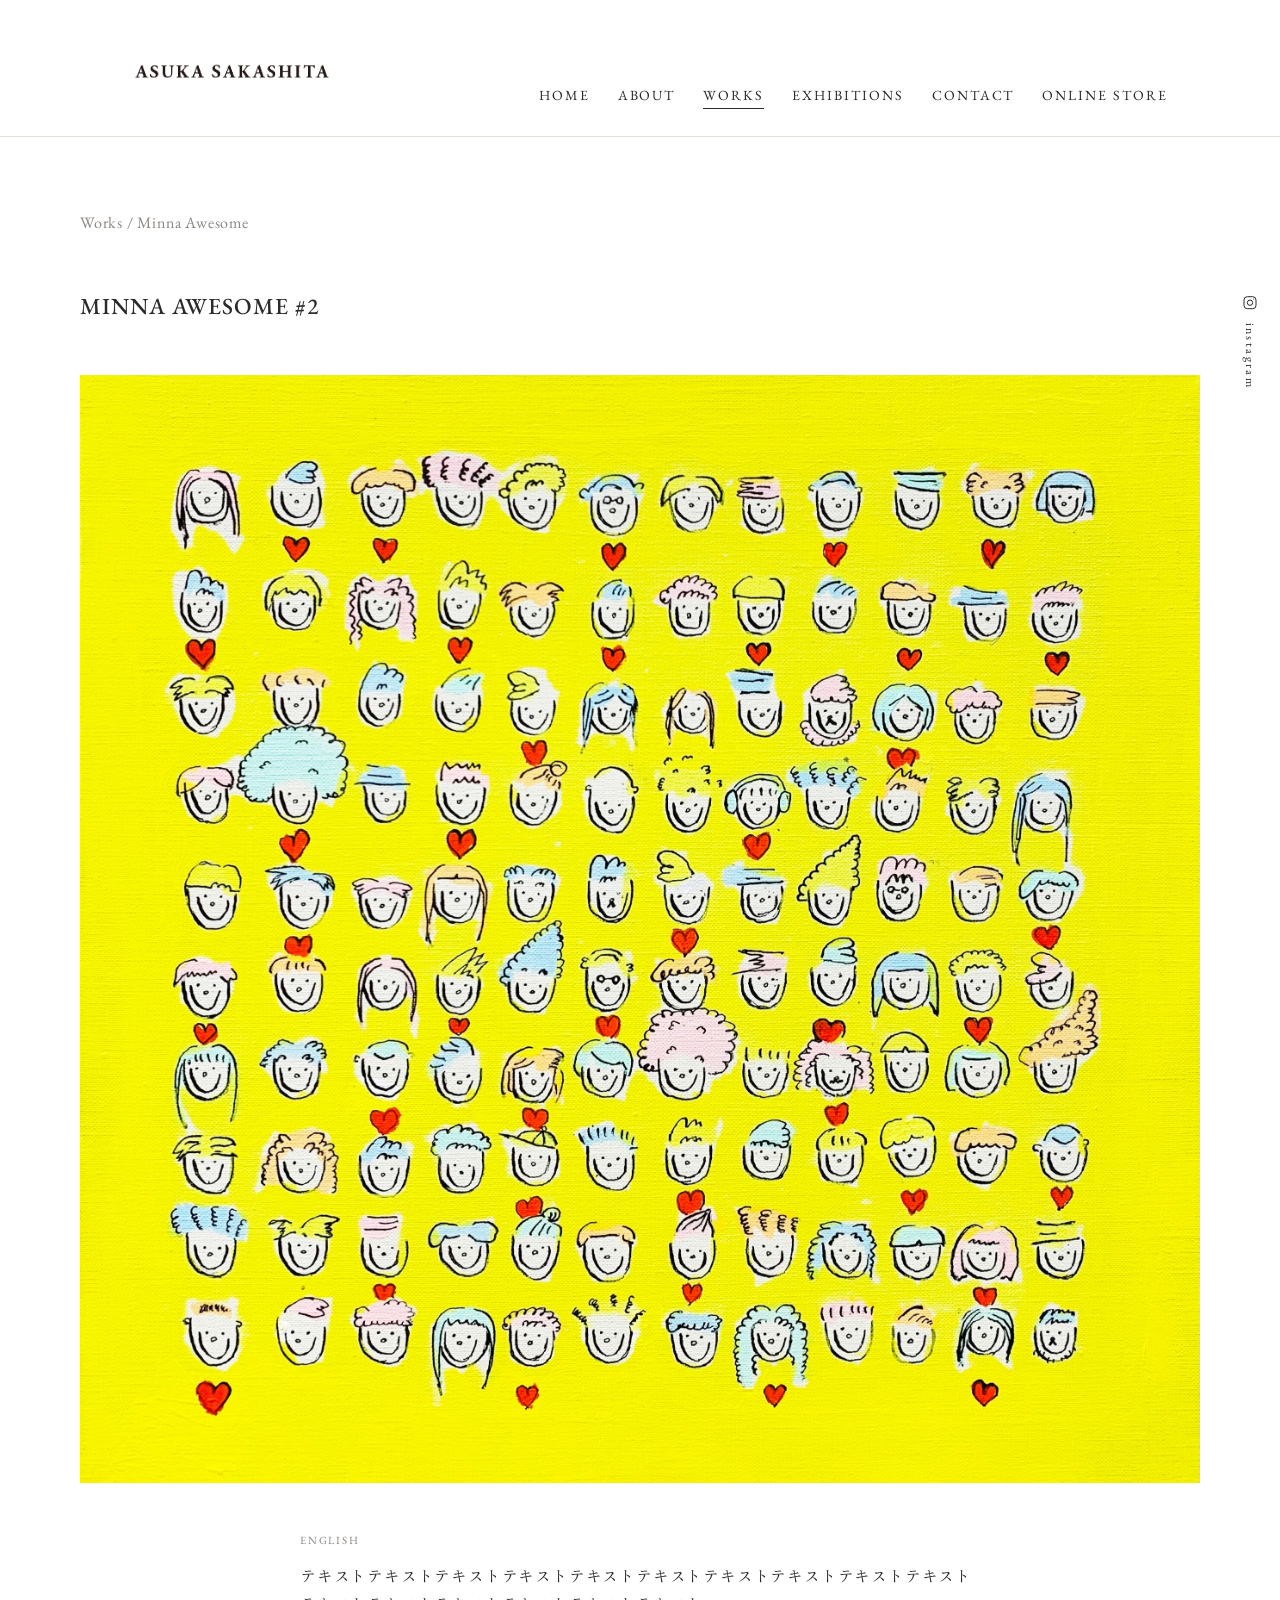
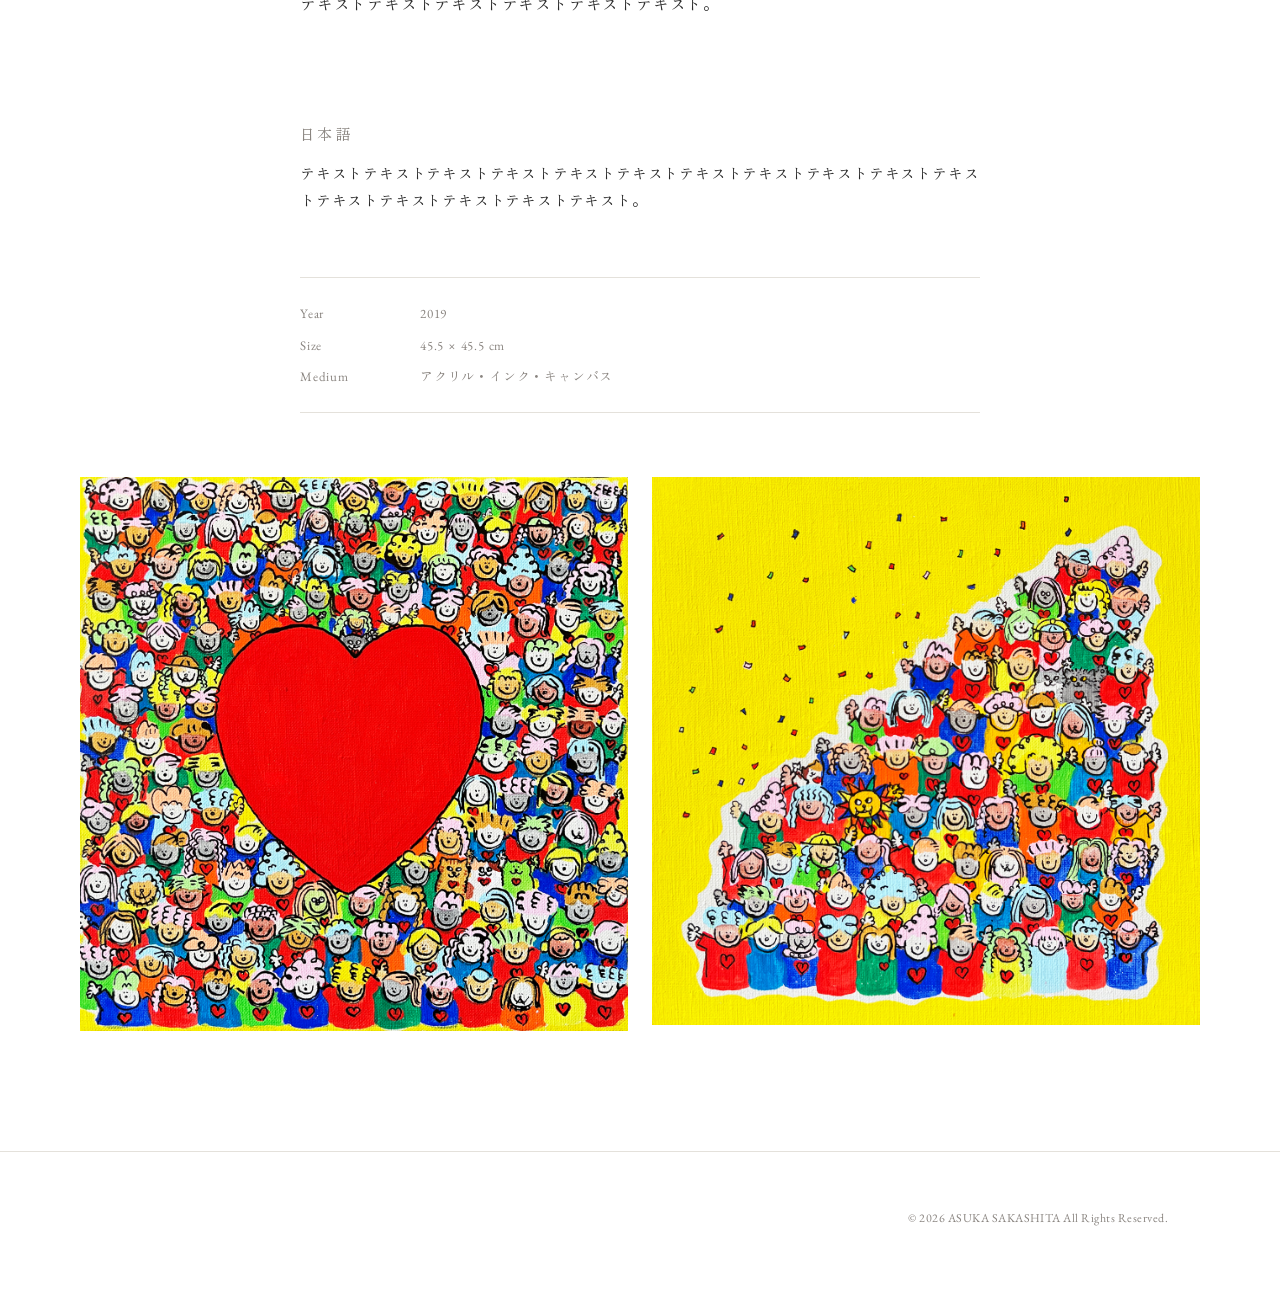
<file: works-minna-awesome-013.html>
<!doctype html>
<html lang="ja">
<head>
<meta charset="utf-8">
<meta name="viewport" content="width=device-width, initial-scale=1">
<title>MINNA AWESOME #2 — ASUKA SAKASHITA</title>
<link rel="stylesheet" href="style.css">
</head>
<body>

<header class="site-header">
  <div class="wrap">
    <a href="index.html" class="logo"><img src="images/logo/logo.png" alt="Asuka Sakashita"></a>
    <button class="nav-toggle" aria-label="メニューを開く" aria-expanded="false">
      <span></span><span></span><span></span>
    </button>
    <nav class="main-nav">
      <ul>
        <li><a href="index.html">Home</a></li>
        <li><a href="about.html">About</a></li>
        <li><a href="works.html" class="active">Works</a></li>
        <li><a href="exhibitions.html">Exhibitions</a></li>
        <li><a href="contact.html">Contact</a></li>
        <li><a href="https://asukastore.theshop.jp/" target="_blank" rel="noopener">Online Store</a></li>
      </ul>
    </nav>
  </div>
</header>
<a class="fixed-instagram" href="https://www.instagram.com/asukasakashita_art/" target="_blank" rel="noopener"><svg viewBox="0 0 24 24" fill="none" stroke="currentColor" stroke-width="1.5"><rect x="3" y="3" width="18" height="18" rx="5"/><circle cx="12" cy="12" r="4"/><circle cx="17.5" cy="6.5" r="0.8" fill="currentColor" stroke="none"/></svg><span>instagram</span></a>

<div class="wrap page-head">
  <p class="section-lede" style="margin-bottom:0;"><a href="works.html">Works</a> / <a href="works-minna-awesome.html">Minna Awesome</a></p>
</div>

<div class="wrap detail">

  <h1 class="detail-title">MINNA AWESOME #2</h1>

  <div class="detail-image">
    <img src="images/works/minna-awesome/013_minna-awesome-2.jpg" alt="MINNA AWESOME #2">
  </div>

  <div class="detail-text en">
    <p class="lang-label">English</p>
    <p>テキストテキストテキストテキストテキストテキストテキストテキストテキストテキストテキストテキストテキストテキストテキストテキスト。</p>
  </div>

  <div class="detail-text jp">
    <p class="lang-label">日本語</p>
    <p>テキストテキストテキストテキストテキストテキストテキストテキストテキストテキストテキストテキストテキストテキストテキストテキスト。</p>
  </div>

  <div class="detail-meta">
    <span>Year</span><span>2019</span>
    <span>Size</span><span>45.5 × 45.5 cm</span>
    <span>Medium</span><span>アクリル・インク・キャンバス</span>
  </div>

  <div class="other-photos">
    <img src="images/works/minna-awesome/014_minna-awesome-222.jpg" alt="他の写真">
    <img src="images/works/minna-awesome/015_minna-awesome-221.jpg" alt="他の写真">
  </div>

</div>

<footer class="site-footer">
  <div class="wrap">
    <span>&copy; 2026 ASUKA SAKASHITA All Rights Reserved.</span>
  </div>
</footer>

<script src="nav.js" defer></script>
</body>
</html>
</file>
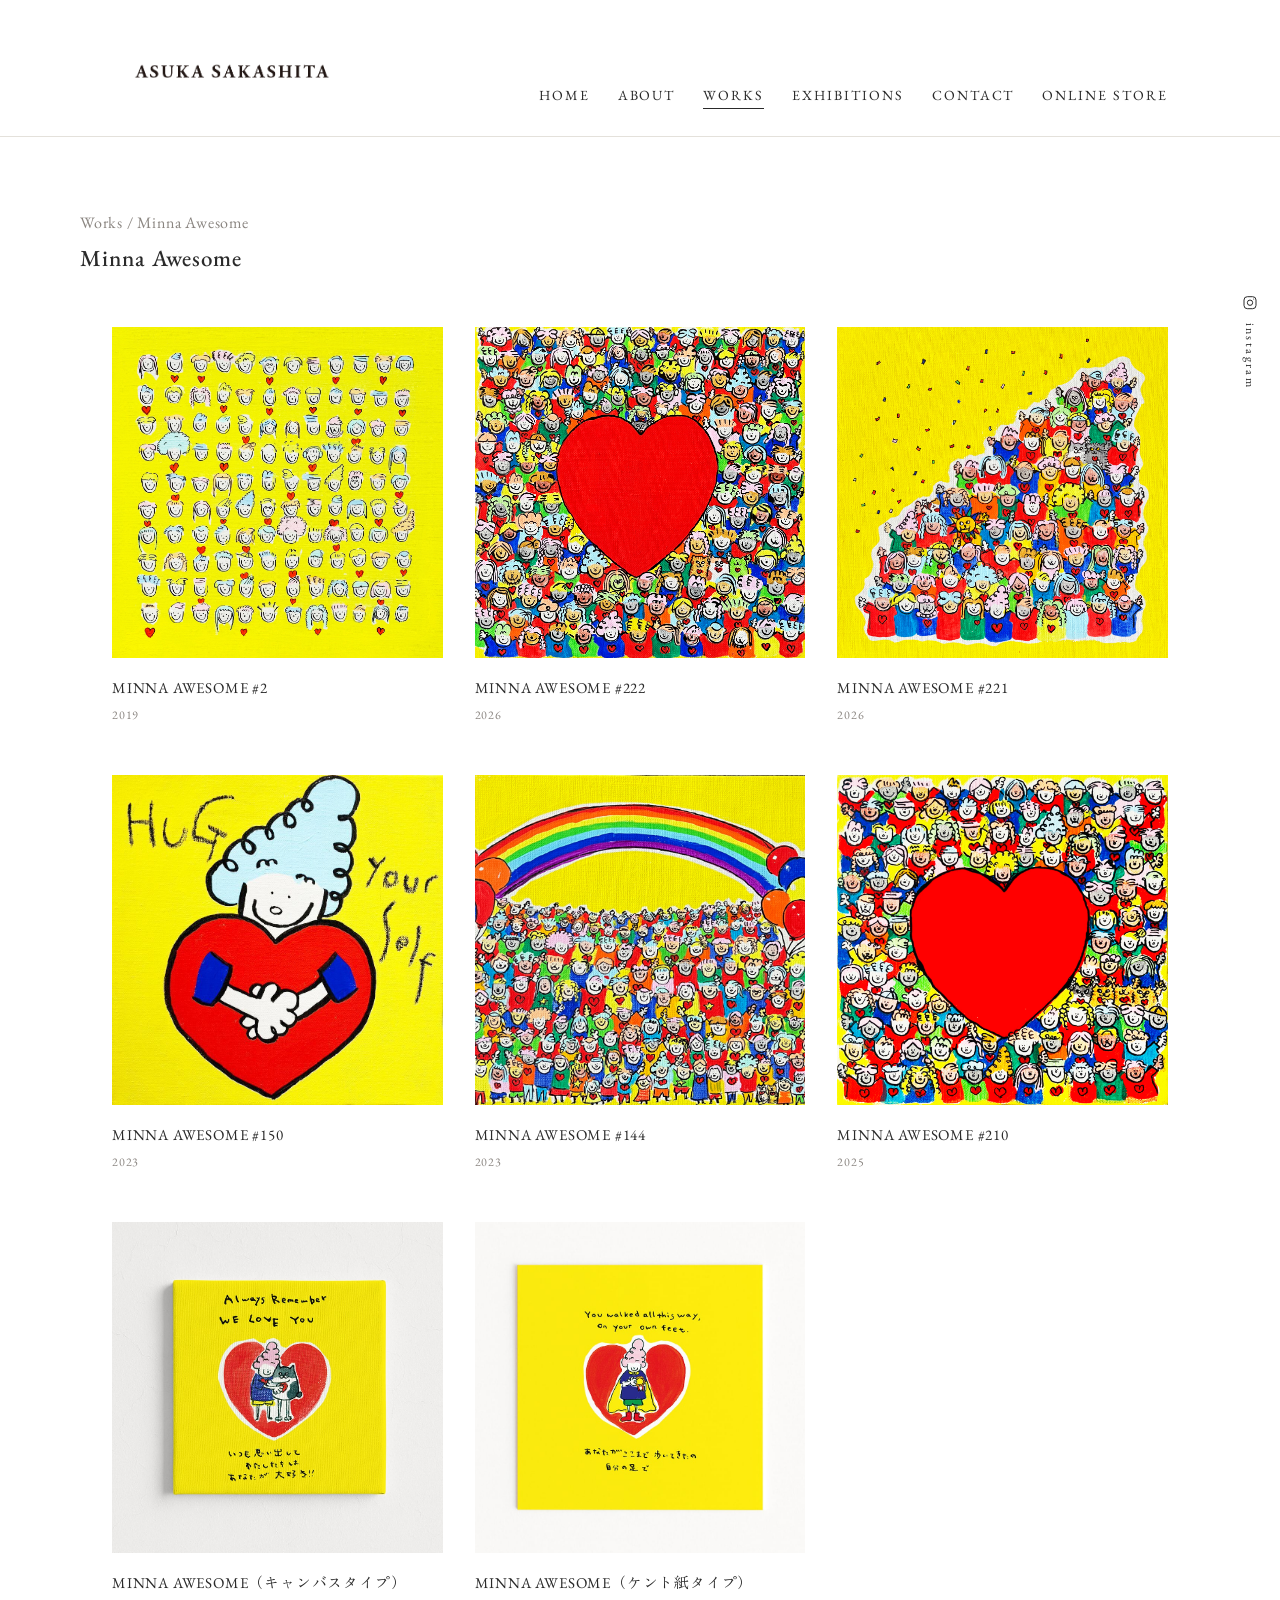
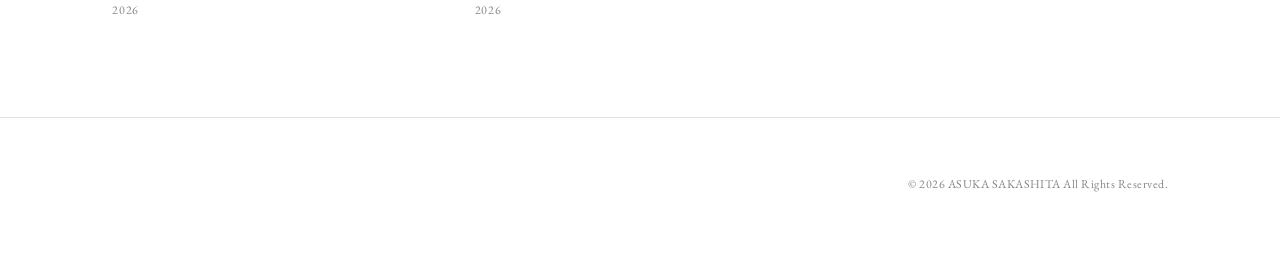
<file: works-minna-awesome.html>
<!doctype html>
<html lang="ja">
<head>
<meta charset="utf-8">
<meta name="viewport" content="width=device-width, initial-scale=1">
<title>Minna Awesome — ASUKA SAKASHITA</title>
<link rel="stylesheet" href="style.css">
</head>
<body>

<header class="site-header">
  <div class="wrap">
    <a href="index.html" class="logo"><img src="images/logo/logo.png" alt="Asuka Sakashita"></a>
    <button class="nav-toggle" aria-label="メニューを開く" aria-expanded="false">
      <span></span><span></span><span></span>
    </button>
    <nav class="main-nav">
      <ul>
        <li><a href="index.html">Home</a></li>
        <li><a href="about.html">About</a></li>
        <li><a href="works.html" class="active">Works</a></li>
        <li><a href="exhibitions.html">Exhibitions</a></li>
        <li><a href="contact.html">Contact</a></li>
        <li><a href="https://asukastore.theshop.jp/" target="_blank" rel="noopener">Online Store</a></li>
      </ul>
    </nav>
  </div>
</header>
<a class="fixed-instagram" href="https://www.instagram.com/asukasakashita_art/" target="_blank" rel="noopener"><svg viewBox="0 0 24 24" fill="none" stroke="currentColor" stroke-width="1.5"><rect x="3" y="3" width="18" height="18" rx="5"/><circle cx="12" cy="12" r="4"/><circle cx="17.5" cy="6.5" r="0.8" fill="currentColor" stroke="none"/></svg><span>instagram</span></a>

<div class="wrap page-head">
  <p class="section-lede" style="margin-bottom:0;"><a href="works.html">Works</a> / Minna Awesome</p>
  <h1 class="section-title">Minna Awesome</h1>
</div>

<div class="wrap gallery-grid">

  <a class="gallery-card" href="works-minna-awesome-013.html">
    <img src="images/works/minna-awesome/013_minna-awesome-2.jpg" alt="MINNA AWESOME #2">
    <p class="card-title">MINNA AWESOME #2</p>
    <p class="card-meta">2019</p>
  </a>

  <a class="gallery-card" href="works-minna-awesome-013.html">
    <img src="images/works/minna-awesome/014_minna-awesome-222.jpg" alt="MINNA AWESOME #222">
    <p class="card-title">MINNA AWESOME #222</p>
    <p class="card-meta">2026</p>
  </a>

  <a class="gallery-card" href="works-minna-awesome-013.html">
    <img src="images/works/minna-awesome/015_minna-awesome-221.jpg" alt="MINNA AWESOME #221">
    <p class="card-title">MINNA AWESOME #221</p>
    <p class="card-meta">2026</p>
  </a>

  <a class="gallery-card" href="works-minna-awesome-013.html">
    <img src="images/works/minna-awesome/016_minna-awesome-150.jpg" alt="MINNA AWESOME #150">
    <p class="card-title">MINNA AWESOME #150</p>
    <p class="card-meta">2023</p>
  </a>

  <a class="gallery-card" href="works-minna-awesome-013.html">
    <img src="images/works/minna-awesome/017_minna-awesome-144.jpg" alt="MINNA AWESOME #144">
    <p class="card-title">MINNA AWESOME #144</p>
    <p class="card-meta">2023</p>
  </a>

  <a class="gallery-card" href="works-minna-awesome-013.html">
    <img src="images/works/minna-awesome/018_minna-awesome-210.jpg" alt="MINNA AWESOME #210">
    <p class="card-title">MINNA AWESOME #210</p>
    <p class="card-meta">2025</p>
  </a>

  <a class="gallery-card" href="works-minna-awesome-013.html">
    <img src="images/works/minna-awesome/019_minna-awesome-canvas-type.jpg" alt="MINNA AWESOME（キャンバスタイプ）">
    <p class="card-title">MINNA AWESOME（キャンバスタイプ）</p>
    <p class="card-meta">2026</p>
  </a>

  <a class="gallery-card" href="works-minna-awesome-013.html">
    <img src="images/works/minna-awesome/020_minna-awesome-kent-paper-type.jpg" alt="MINNA AWESOME（ケント紙タイプ）">
    <p class="card-title">MINNA AWESOME（ケント紙タイプ）</p>
    <p class="card-meta">2026</p>
  </a>

</div>

<footer class="site-footer">
  <div class="wrap">
    <span>&copy; 2026 ASUKA SAKASHITA All Rights Reserved.</span>
  </div>
</footer>

<script src="nav.js" defer></script>
</body>
</html>
</file>
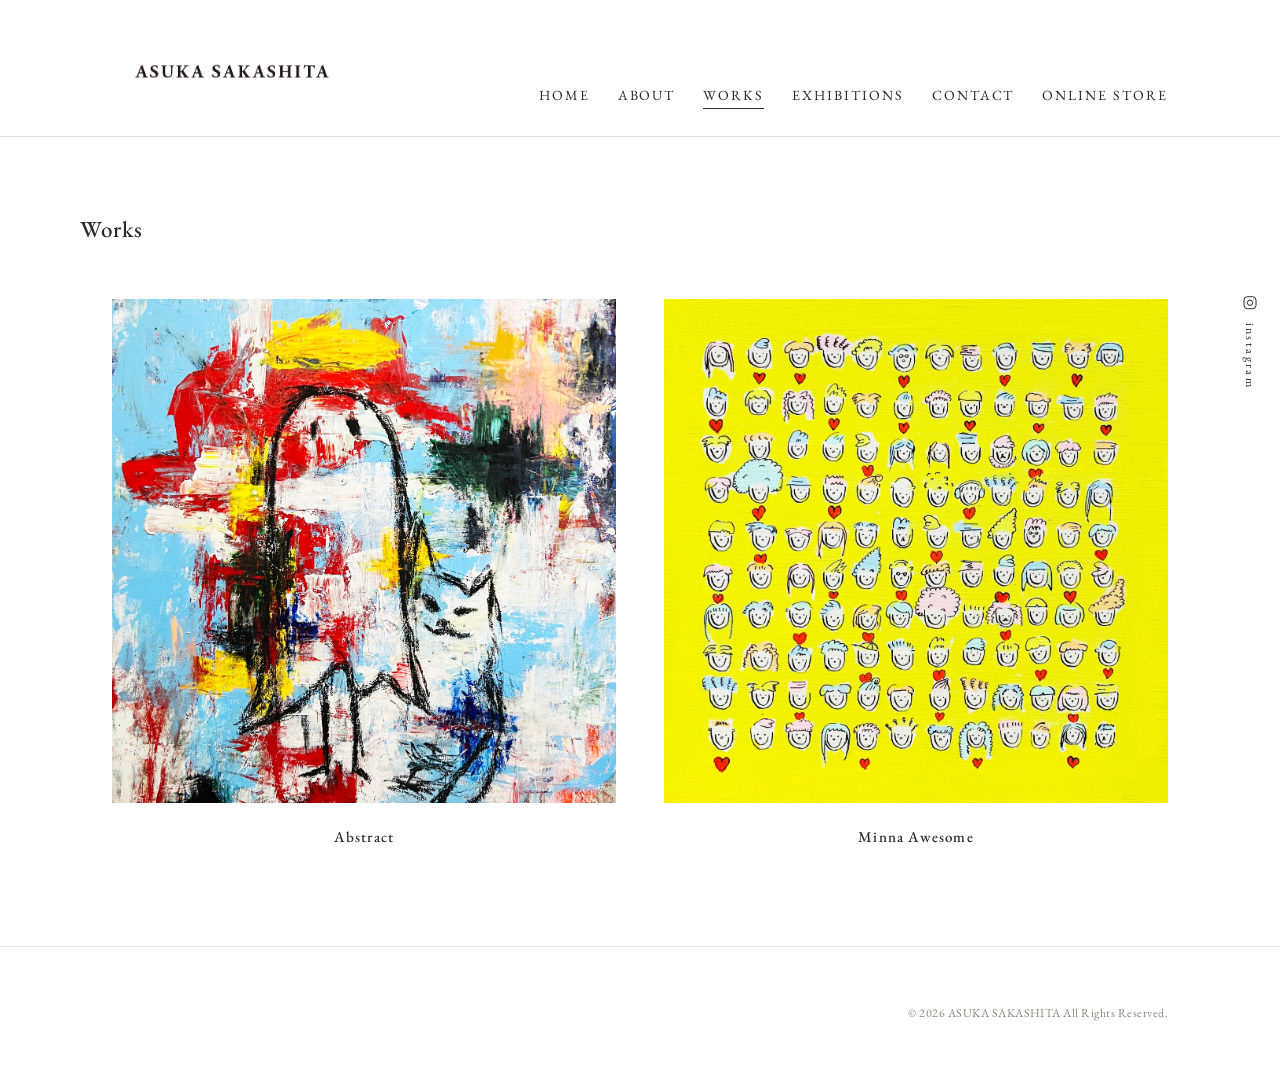
<file: works.html>
<!doctype html>
<html lang="ja">
<head>
<meta charset="utf-8">
<meta name="viewport" content="width=device-width, initial-scale=1">
<title>Works — ASUKA SAKASHITA</title>
<link rel="stylesheet" href="style.css">
</head>
<body>

<header class="site-header">
  <div class="wrap">
    <a href="index.html" class="logo"><img src="images/logo/logo.png" alt="Asuka Sakashita"></a>
    <button class="nav-toggle" aria-label="メニューを開く" aria-expanded="false">
      <span></span><span></span><span></span>
    </button>
    <nav class="main-nav">
      <ul>
        <li><a href="index.html">Home</a></li>
        <li><a href="about.html">About</a></li>
        <li><a href="works.html" class="active">Works</a></li>
        <li><a href="exhibitions.html">Exhibitions</a></li>
        <li><a href="contact.html">Contact</a></li>
        <li><a href="https://asukastore.theshop.jp/" target="_blank" rel="noopener">Online Store</a></li>
      </ul>
    </nav>
  </div>
</header>
<a class="fixed-instagram" href="https://www.instagram.com/asukasakashita_art/" target="_blank" rel="noopener"><svg viewBox="0 0 24 24" fill="none" stroke="currentColor" stroke-width="1.5"><rect x="3" y="3" width="18" height="18" rx="5"/><circle cx="12" cy="12" r="4"/><circle cx="17.5" cy="6.5" r="0.8" fill="currentColor" stroke="none"/></svg><span>instagram</span></a>

<div class="wrap page-head">
  <h1 class="section-title">Works</h1>
</div>

<div class="wrap tile-grid">
  <a class="tile" href="works-abstract.html">
    <img src="images/works/abstract/001_dear-little-me.jpg" alt="Abstract">
    <h3>Abstract</h3>
  </a>
  <a class="tile" href="works-minna-awesome.html">
    <img src="images/works/minna-awesome/013_minna-awesome-2.jpg" alt="Minna Awesome">
    <h3>Minna Awesome</h3>
  </a>
</div>

<footer class="site-footer">
  <div class="wrap">
    <span>&copy; 2026 ASUKA SAKASHITA All Rights Reserved.</span>
  </div>
</footer>

<script src="nav.js" defer></script>
</body>
</html>
</file>
<file: style.css>
@import url('https://fonts.googleapis.com/css2?family=EB+Garamond:ital,wght@0,400;0,500;0,600;1,400&family=Zen+Old+Mincho:wght@400;600&display=swap');

:root {
  --ink: #2a2a2a;
  --paper: #ffffff;
  --line: #e4e1db;
  --muted: #8a8580;
}

* { box-sizing: border-box; }

html, body {
  margin: 0;
  padding: 0;
  background: var(--paper);
  color: var(--ink);
  font-family: 'EB Garamond', 'Zen Old Mincho', serif;
  font-size: 16px;
  letter-spacing: 0.05em;
  line-height: 1.8;
}

a { color: inherit; text-decoration: none; }
img { display: block; max-width: 100%; }

.wrap {
  max-width: 1120px;
  margin: 0 auto;
  padding: 0 32px;
}

/* header */
header.site-header {
  padding: 40px 0 28px;
  border-bottom: 1px solid var(--line);
}

.site-header .wrap {
  display: flex;
  align-items: baseline;
  justify-content: space-between;
  flex-wrap: wrap;
  gap: 16px;
}

.logo {
  font-size: 22px;
  letter-spacing: 0.12em;
  font-style: italic;
  font-weight: 500;
}

.logo img {
  display: block;
  height: 60px;
  width: auto;
}

nav.main-nav ul {
  list-style: none;
  display: flex;
  gap: 28px;
  margin: 0;
  padding: 0;
  font-size: 14px;
  letter-spacing: 0.14em;
  text-transform: uppercase;
}

nav.main-nav a { border-bottom: 1px solid transparent; padding-bottom: 4px; }
nav.main-nav a:hover, nav.main-nav a.active { border-bottom-color: var(--ink); }

/* mobile nav toggle (hamburger) */
.nav-toggle {
  display: none;
  flex-direction: column;
  justify-content: center;
  gap: 5px;
  width: 32px;
  height: 32px;
  border: none;
  background: none;
  padding: 0;
  cursor: pointer;
}

.nav-toggle span {
  display: block;
  width: 100%;
  height: 1px;
  background: var(--ink);
}

/* hero */
.hero {
  margin: 48px 0 88px;
}

.hero-media {
  position: relative;
}

.hero-image {
  display: block;
  width: 100%;
  aspect-ratio: 3 / 2;
  object-fit: cover;
}

.hero-handwriting {
  position: absolute;
  top: 16%;
  right: 11%;
  width: 220px;
  z-index: 2;
  clip-path: inset(0 100% 0 0);
  filter: blur(1px);
  animation: handwriting-reveal 1.6s linear forwards;
  animation-delay: 0.6s;
}

@keyframes handwriting-reveal {
  to {
    clip-path: inset(0 0% 0 0);
    filter: blur(0);
  }
}

/* section titles */
.section-title {
  font-size: 23px;
  font-weight: 500;
  letter-spacing: 0.04em;
  margin: 0 0 8px;
}

.section-lede {
  color: var(--muted);
  margin: 0 0 56px;
}

.page-head {
  padding: 72px 0 40px;
}

/* news list on HOME */
.news-list {
  border-top: 1px solid var(--line);
}

.news-item {
  display: grid;
  grid-template-columns: 140px 1fr;
  gap: 24px;
  padding: 28px 0;
  border-bottom: 1px solid var(--line);
}

.news-item time { color: var(--muted); font-size: 14px; }

/* category tiles (WORKS top) */
.tile-grid {
  display: grid;
  grid-template-columns: 1fr 1fr;
  gap: 48px;
  padding-bottom: 96px;
}

.tile {
  display: block;
}

.tile img {
  width: 100%;
  aspect-ratio: 1 / 1;
  object-fit: cover;
  margin-bottom: 20px;
  background: #eee;
}

.tile h3 {
  font-size: 15px;
  font-weight: 500;
  letter-spacing: 0.08em;
  margin: 0;
  text-align: center;
}

/* gallery grid (works / exhibitions list) */
.gallery-grid {
  display: grid;
  grid-template-columns: repeat(3, 1fr);
  gap: 48px 32px;
  padding-bottom: 96px;
}

.gallery-card img {
  width: 100%;
  aspect-ratio: 1 / 1;
  object-fit: cover;
  margin-bottom: 16px;
  background: #eee;
}

.gallery-card .card-title {
  font-size: 15px;
  margin: 0 0 4px;
}

.gallery-card .card-meta {
  font-size: 12px;
  color: var(--muted);
  margin: 0;
}

/* detail page */
.detail {
  padding: 8px 0 120px;
}

.detail-title {
  font-size: 23px;
  font-weight: 500;
  margin: 0 0 48px;
  letter-spacing: 0.04em;
}

.detail-image {
  margin-bottom: 48px;
}

.detail-image img {
  width: 100%;
}

.detail-text {
  max-width: 680px;
  margin: 0 auto 64px;
}

.detail-text.en {
  margin-bottom: 100px;
}

.detail-text .lang-label {
  font-size: 11px;
  letter-spacing: 0.16em;
  color: var(--muted);
  text-transform: uppercase;
  margin: 0 0 12px;
}

.detail-text.jp {
  font-family: 'Zen Old Mincho', serif;
  writing-mode: horizontal-tb;
}

.detail-text.jp .lede {
  font-size: 16px;
}

.detail-text.jp p {
  font-size: 15px;
}

.detail-text p {
  margin: 0 0 20px;
}

.detail-meta {
  max-width: 680px;
  margin: 0 auto 64px;
  padding: 24px 0;
  border-top: 1px solid var(--line);
  border-bottom: 1px solid var(--line);
  font-size: 13px;
  color: var(--muted);
  display: grid;
  grid-template-columns: 120px 1fr;
  row-gap: 8px;
}

.other-photos {
  display: grid;
  grid-template-columns: repeat(2, 1fr);
  gap: 24px;
}

/* about / contact text pages */
.text-page {
  max-width: 720px;
  margin: 0 auto;
  padding-bottom: 120px;
}

.text-page h2 {
  font-size: 15px;
  font-weight: 500;
  margin: 48px 0 16px;
}

.text-page .lede {
  font-size: 17px;
}

.timeline {
  border-top: 1px solid var(--line);
}

.timeline-item {
  display: grid;
  grid-template-columns: 80px 1fr;
  gap: 24px;
  padding: 20px 0;
  border-bottom: 1px solid var(--line);
  align-items: start;
}

.timeline-year {
  font-weight: 600;
  letter-spacing: 0.04em;
}

.timeline-item p {
  margin: 0;
  font-size: 15px;
}

.profile-photo {
  max-width: 480px;
  margin: 0 auto 64px;
}

.profile-photo img {
  width: 100%;
}

/* contact form */
form.contact-form {
  max-width: 560px;
  padding-bottom: 120px;
}

.field {
  margin-bottom: 28px;
}

.field label {
  display: block;
  font-size: 11px;
  letter-spacing: 0.1em;
  text-transform: uppercase;
  color: var(--muted);
  margin-bottom: 8px;
}

.field input,
.field textarea {
  width: 100%;
  border: none;
  border-bottom: 1px solid var(--line);
  background: transparent;
  font-family: inherit;
  font-size: 15px;
  padding: 8px 2px;
}

.field input:focus,
.field textarea:focus {
  outline: none;
  border-bottom-color: var(--ink);
}

.submit-btn {
  border: 1px solid var(--ink);
  background: none;
  font-family: inherit;
  font-size: 12px;
  letter-spacing: 0.12em;
  text-transform: uppercase;
  padding: 14px 36px;
  cursor: pointer;
}

.submit-btn:hover { background: var(--ink); color: var(--paper); }

/* fixed instagram link (right edge, vertical, stays while scrolling) */
.fixed-instagram {
  position: fixed;
  top: 38%;
  right: 20px;
  transform: translateY(-50%);
  z-index: 60;
  writing-mode: vertical-rl;
  text-align: center;
  font-size: 12px;
  letter-spacing: 0.2em;
  text-transform: lowercase;
  color: var(--ink);
}

.fixed-instagram svg {
  writing-mode: horizontal-tb;
  display: inline-block;
  width: 16px;
  height: 16px;
  margin-block-end: 12px;
}

/* footer */
footer.site-footer {
  border-top: 1px solid var(--line);
  padding: 56px 0 64px;
}

footer.site-footer .wrap {
  display: flex;
  justify-content: flex-end;
}

footer.site-footer span {
  font-size: 12px;
  letter-spacing: 0.04em;
  color: var(--muted);
}

@media (max-width: 720px) {
  .tile-grid { grid-template-columns: 1fr; gap: 64px; }
  .gallery-grid { grid-template-columns: repeat(2, 1fr); gap: 32px 20px; }
  .news-item { grid-template-columns: 1fr; gap: 6px; }
  .detail-meta { grid-template-columns: 100px 1fr; }
  .other-photos { grid-template-columns: 1fr; }
  .hero h1 { font-size: 30px; }

  .site-header .wrap { position: relative; }

  .fixed-instagram { display: none; }

  .nav-toggle { display: flex; }

  .nav-toggle span { transition: transform 0.2s ease, opacity 0.2s ease; }
  .nav-toggle.open span:nth-child(1) { transform: translateY(6px) rotate(45deg); }
  .nav-toggle.open span:nth-child(2) { opacity: 0; }
  .nav-toggle.open span:nth-child(3) { transform: translateY(-6px) rotate(-45deg); }

  nav.main-nav {
    display: none;
    position: fixed;
    inset: 0;
    background: var(--paper);
    padding: 110px 32px 40px;
    z-index: 50;
    overflow-y: auto;
  }

  nav.main-nav.open { display: block; }

  nav.main-nav ul {
    flex-direction: column;
    gap: 28px;
    font-size: 19px;
  }
}
</file>
